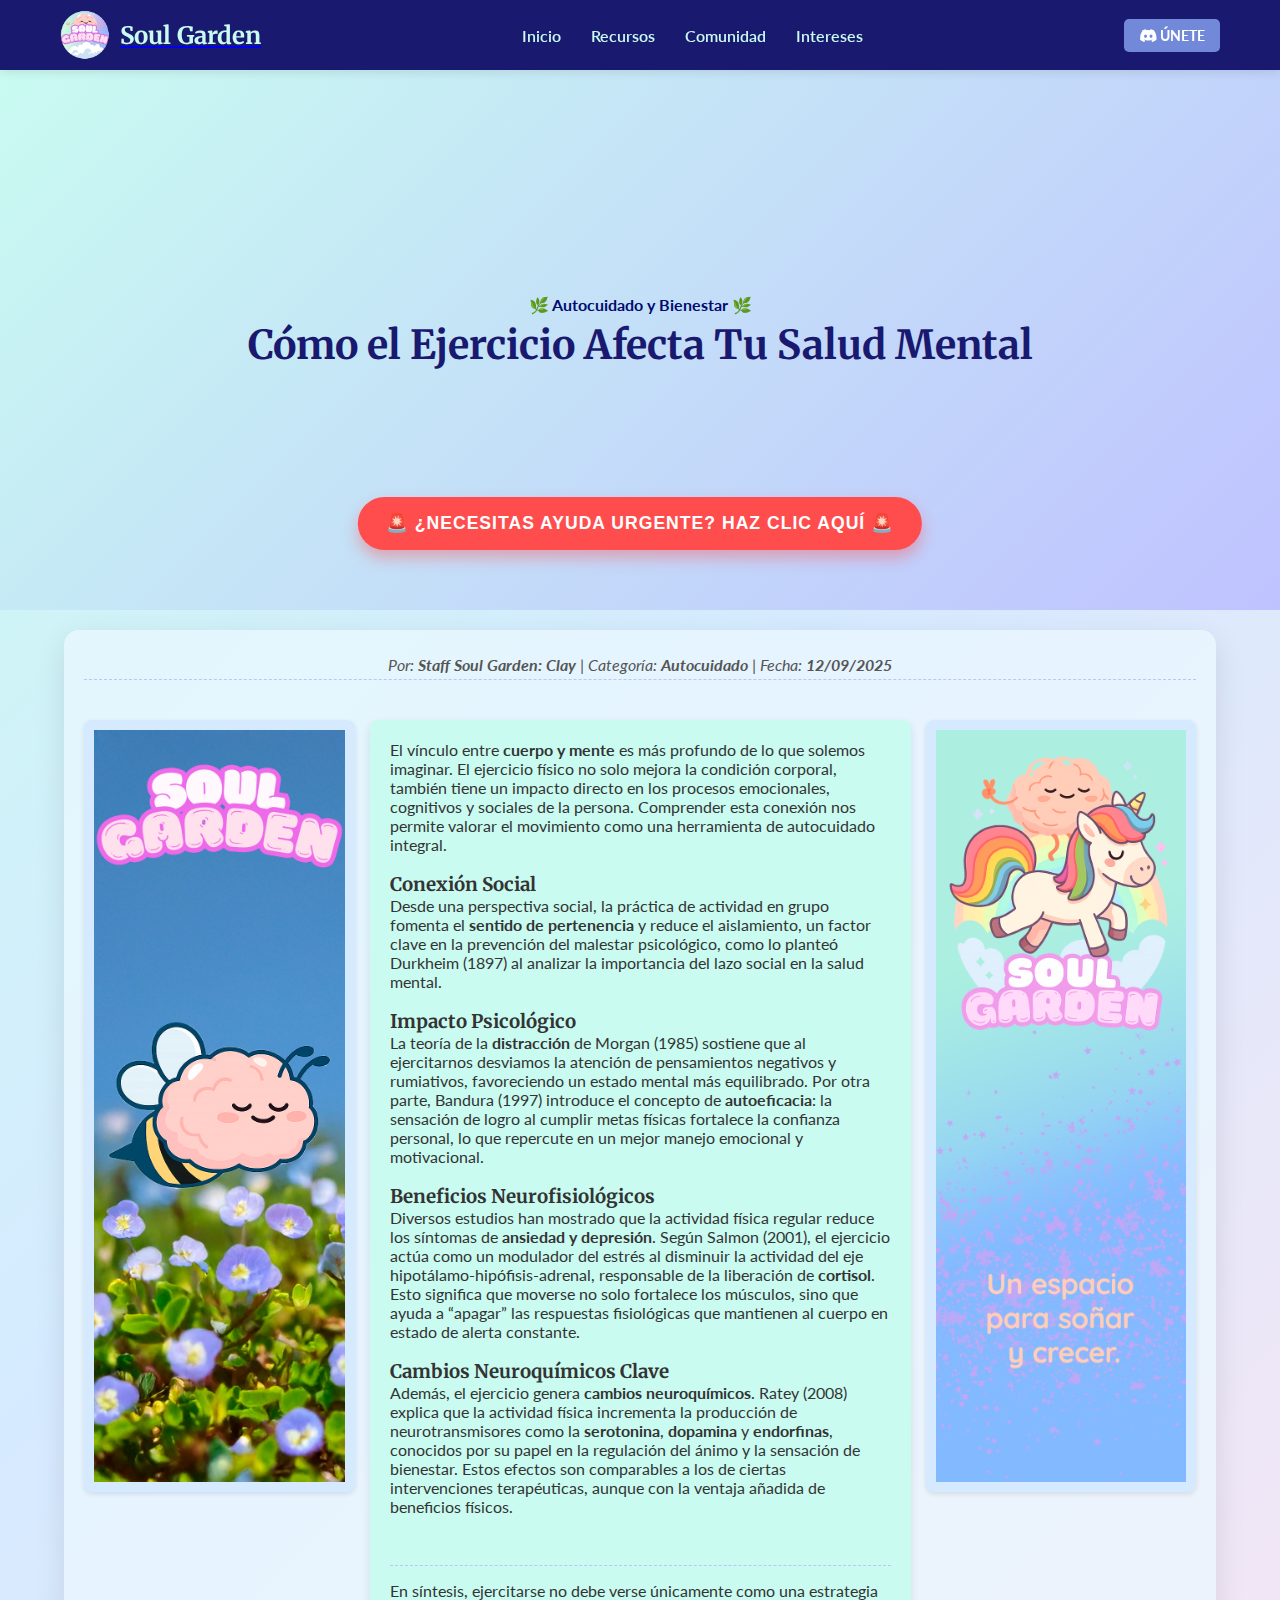
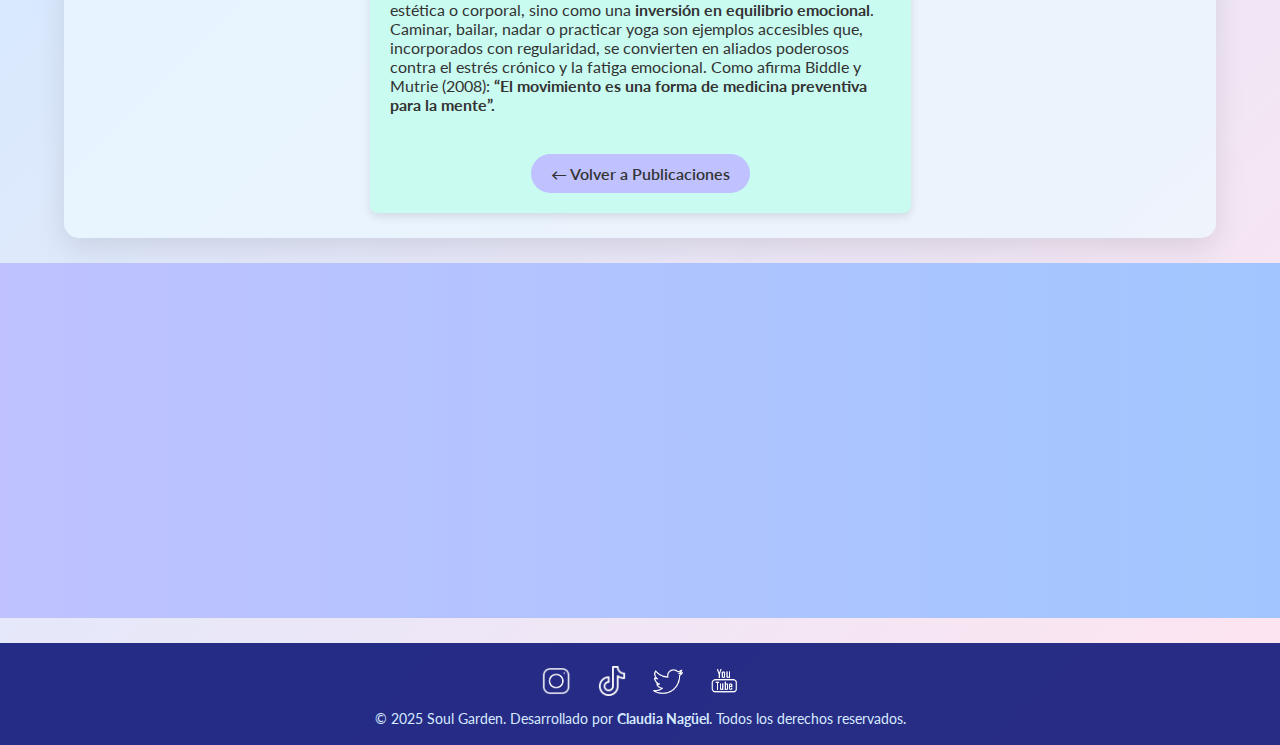
<file: articulo-ejercicio.html>
<!DOCTYPE html>
<html lang="es">

<head>
    <meta charset="UTF-8">
    <meta name="viewport" content="width=device-width, initial-scale=1.0">
    <title>Soul Garden | Cómo el Ejercicio Afecta Tu Salud Mental</title>
    <meta name="description"
        content="Artículo de Soul Garden sobre la profunda conexión entre el ejercicio físico y la mejora de la salud mental, reduciendo ansiedad, depresión y aumentando la autoeficacia.">
    <meta name="keywords"
        content="ejercicio, salud mental, autocuidado, ansiedad, depresión, cortisol, serotonina, autoeficacia, Soul Garden">
    <meta name="author" content="Staff Soul Garden">
    <link rel="stylesheet" href="index.css">
    <link
        href="https://fonts.googleapis.com/css2?family=Lato:wght@300;400;600;700&family=Merriweather:wght@400;700&display=swap"
        rel="stylesheet">
    <link rel="stylesheet" href="https://cdnjs.cloudflare.com/ajax/libs/font-awesome/5.15.4/css/all.min.css">
</head>

<body>
    <header>
        <nav class="main-nav">
            <a href="index.html" class="logo-link" aria-label="Ir a la página de Inicio de Soul Garden">
                <div class="logo-container">
                    <img src="imagenes/logo.png" alt="Logo de Soul Garden: un cerebro meditando sobre una nube"
                        class="logo">
                    <h1>Soul Garden</h1>
                </div>
            </a>

            <ul>
                <li><a href="index.html#inicio">Inicio</a></li>
                <li><a href="index.html#recursos">Recursos</a></li>
                <li><a href="index.html#comunidad">Comunidad</a></li>
                <li><a href="index.html#intereses">Intereses</a></li>
            </ul>

            <a href="https://discord.gg/gbWNQXPgdS" target="_blank" class="discord-button-nav transition-effect">
                <i class="fab fa-discord"></i> ÚNETE
            </a>
        </nav>
    </header>

    <main>
        <section id="banner-publicaciones" class="content-banner fade-in">
            <div class="banner-text">
                <p class="slogan">🌿 Autocuidado y Bienestar 🌿</p>
                <h2>Cómo el Ejercicio Afecta Tu Salud Mental</h2>
            </div>

            </div>
            <button class="emergency-button pulse-effect"
                onclick="document.getElementById('emergencia-modal').style.display='block'">
                🚨 <strong>¿NECESITAS AYUDA URGENTE? HAZ CLIC AQUÍ</strong> 🚨
            </button>
        </section>

        <div id="emergencia-modal" class="modal">
            <div class="modal-content">
                <span class="close-button"
                    onclick="document.getElementById('emergencia-modal').style.display='none'">&times;</span>
                <h2>📞 Números de Ayuda: Recursos de Prevención del Suicidio</h2>
                <p>Si tú o alguien que conoces está en peligro inmediato, por favor, llama a la línea de emergencia
                    local o dirígete al hospital más cercano.</p>

                <div class="ayuda-zona">
                    <h3>América del Norte</h3>
                    <ul>
                        <li><strong>Canadá:</strong> 1-833-456-4566 (Lifeline Canada) / Texto 45645</li>
                        <li><strong>Estados Unidos:</strong> 988 (National Suicide Prevention Lifeline)</li>
                        <li><strong>México:</strong> 800-273-8255 (Línea Nacional de Prevención del Suicidio)</li>
                        <li><strong>Puerto Rico:</strong> 1-800-981-0023 (Línea PAS)</li>
                    </ul>
                </div>

                <div class="ayuda-zona">
                    <h3>América Central</h3>
                    <ul>
                        <li><strong>Costa Rica:</strong> 800-911-2000 (Línea de Emergencias)</li>
                        <li><strong>El Salvador:</strong> 800-911 (Línea de Prevención del Suicidio)</li>
                        <li><strong>Guatemala:</strong> 1555 (Línea de Apoyo Psicológico)</li>
                        <li><strong>Honduras:</strong> 800-911-2000 (Línea de Emergencias)</li>
                        <li><strong>Nicaragua:</strong> 105 (Emergencias)</li>
                        <li><strong>Panamá:</strong> 104 (Emergencias) / 523-2334 (Clínica de Salud Mental)</li>
                    </ul>
                </div>

                <div class="ayuda-zona">
                    <h3>América del Sur</h3>
                    <ul>
                        <li><strong>Argentina:</strong> 135 o 0800-345-1435 (Centro de Asistencia al Suicida)</li>
                        <li><strong>Brasil:</strong> 188 (Centro de Valorização da Vida - CVV)</li>
                        <li><strong>Chile:</strong> 800-800-373 (Línea de Prevención del Suicidio)</li>
                        <li><strong>Colombia:</strong> 123 (Línea de Emergencias) / 01800-911-200 (Línea de Apoyo
                            Psicológico)</li>
                        <li><strong>Ecuador:</strong> 171 (Servicio Integrado de Seguridad)</li>
                        <li><strong>Perú:</strong> 0800-108-28 (Línea 108 de Salud Mental)</li>
                        <li><strong>Uruguay:</strong> 0800-345-1435 (Línea de Emergencias)</li>
                        <li><strong>Venezuela:</strong> 911 (Emergencias)</li>
                    </ul>
                </div>

                <div class="ayuda-zona">
                    <h3>Europa</h3>
                    <ul>
                        <li><strong>Alemania:</strong> 0800 111 0 111 / 0800 111 0 222 (Telefonseelsorge)</li>
                        <li><strong>Bélgica:</strong> 1813 (Centre de Prévention du Suicide)</li>
                        <li><strong>España:</strong> 024 (Línea de Prevención del Suicidio)</li>
                        <li><strong>Francia:</strong> 01 45 39 40 00 (SOS Suicide)</li>
                        <li><strong>Italia:</strong> 800 860 022 (Telefono Amico)</li>
                        <li><strong>Reino Unido:</strong> 0800 689 5652 (Samaritans)</li>
                        <li><strong>Suecia:</strong> 020 22 00 60 (Suicidpreventian)</li>
                        <li><strong>Portugal:</strong> 808 24 24 74 (SOS Voz Amiga)</li>
                    </ul>
                </div>
                <p class="web-info">Para más información global: <a href="https://www.befrienders.org/"
                        target="_blank">Befrienders Worldwide</a> o <a href="https://www.iasp.info/crisis-centres/"
                        target="_blank">IASP Crisis Centres</a>.</p>
            </div>
        </div>

        <section id="articulo" class="content-section">
            <p class="article-meta" style="font-size: 1rem; text-align: center; margin-bottom: 25px;">
                Por: <strong>Staff Soul Garden: Clay</strong> | Categoría: <strong>Autocuidado</strong> | Fecha:
                <strong>12/09/2025</strong>
            </p>

            <div class="article-layout">
                <div class="column-image lateral-left">
                    <img src="imagenes/marcapagina2.png" alt="Persona meditando después de hacer ejercicio"
                        class="proportional-image">
                </div>

                <div class="column-text central-article">
                    <div class="article-body">
                        <p>El vínculo entre <strong>cuerpo y mente</strong> es más profundo de lo que solemos imaginar. El
                            ejercicio físico
                            no solo mejora la condición corporal, también tiene un impacto directo en los procesos emocionales,
                            cognitivos y sociales de la persona. Comprender esta conexión nos permite valorar el movimiento como
                            una herramienta de autocuidado integral.</p>
                        <br>

                        <h3>Conexión Social</h3>
                        <p>Desde una perspectiva social, la práctica de actividad en grupo fomenta el <strong>sentido de
                                pertenencia</strong>
                            y reduce el aislamiento, un factor clave en la prevención del malestar psicológico, como lo planteó
                            Durkheim (1897) al analizar la importancia del lazo social en la salud mental.</p>
                        <br>
                        <h3>Impacto Psicológico</h3>
                        <p>La teoría de la <strong>distracción</strong> de Morgan (1985) sostiene que al ejercitarnos desviamos
                            la atención
                            de pensamientos negativos y rumiativos, favoreciendo un estado mental más equilibrado. Por otra
                            parte, Bandura (1997) introduce el concepto de <strong>autoeficacia</strong>: la sensación de logro
                            al cumplir
                            metas físicas fortalece la confianza personal, lo que repercute en un mejor manejo emocional y
                            motivacional.</p>
                        <br>
                        <h3>Beneficios Neurofisiológicos</h3>
                        <p>Diversos estudios han mostrado que la actividad física regular reduce los síntomas de
                            <strong>ansiedad y
                                depresión</strong>. Según Salmon (2001), el ejercicio actúa como un modulador del estrés al
                            disminuir la
                            actividad del eje hipotálamo-hipófisis-adrenal, responsable de la liberación de
                            <strong>cortisol</strong>. Esto
                            significa que moverse no solo fortalece los músculos, sino que ayuda a “apagar” las respuestas
                            fisiológicas que mantienen al cuerpo en estado de alerta constante.
                        </p>
                        <br>

                        <h3>Cambios Neuroquímicos Clave</h3>
                        <p>Además, el ejercicio genera <strong>cambios neuroquímicos</strong>. Ratey (2008) explica que la
                            actividad física
                            incrementa la producción de neurotransmisores como la <strong>serotonina</strong>,
                            <strong>dopamina</strong> y <strong>endorfinas</strong>,
                            conocidos por su papel en la regulación del ánimo y la sensación de bienestar. Estos efectos son
                            comparables a los de ciertas intervenciones terapéuticas, aunque con la ventaja añadida de
                            beneficios físicos.
                        </p>
                        <br>

                        <p style="margin-top: 30px; border-top: 1px dashed var(--color-lavender); padding-top: 15px;">
                            En síntesis, ejercitarse no debe verse únicamente como una estrategia estética o corporal, sino como
                            una <strong>inversión en equilibrio emocional</strong>. Caminar, bailar, nadar o practicar yoga son
                            ejemplos
                            accesibles que, incorporados con regularidad, se convierten en aliados poderosos contra el estrés
                            crónico y la fatiga emocional. Como afirma Biddle y Mutrie (2008): <strong>“El movimiento es una
                                forma de
                                medicina preventiva para la mente”.</strong>
                        </p>

                        <div style="text-align: center; margin-top: 30px;">
                            <a href="publicaciones.html" class="button-small" style="font-size: 1rem; padding: 10px 20px;">
                                ← Volver a Publicaciones
                            </a>
                        </div>
                    </div>
                </div>

                <div class="column-image lateral-right">
                    <img src="imagenes/marcapagina1.png" alt="Joven activa trotando al aire libre"
                        class="proportional-image">
                </div>

            </div>
            </section>

        <section id="comunidad" class="discord-section">
            <h2 class="fade-in">¿Necesitas hablar? Únete a Soul Garden en Discord</h2>
            <div class="discord-card fade-in delay-11">
                <img src="imagenes/logo.png" alt="Logo de Soul Garden" class="discord-logo">
                <p>Nuestra comunidad está abierta 24/7. Haz clic para unirte y encontrar apoyo inmediato.</p>
                <a href="https://discord.gg/gbWNQXPgdS" target="_blank" class="discord-button transition-effect">
                    <i class="fab fa-discord"></i> <strong>ÚNETE A SOUL GARDEN</strong>
                </a>
            </div>
        </section>
    </main>

    <footer>
        <div class="social-links">
            <a href="https://www.instagram.com/soulgarden.ong/" target="_blank" aria-label="Instagram">
                <img src="imagenes/iconinstagram.png" alt="Instagram">
            </a>
            <a href="https://www.tiktok.com/@soulgarden348" target="_blank" aria-label="TikTok">
                <img src="imagenes/icontiktok.png" alt="TikTok">
            </a>
            <a href="#" target="_blank" aria-label="Twitter">
                <img src="imagenes/icontwitter.png" alt="Twitter">
            </a>
            <a href="#" target="_blank" aria-label="YouTube">
                <img src="imagenes/iconyoutube.png" alt="YouTube">
            </a>
        </div>
        <p>&copy; 2025 Soul Garden. Desarrollado por <strong>Claudia Nagüel</strong>. Todos los derechos reservados.
        </p>
    </footer>

    <script src="https://cdnjs.cloudflare.com/ajax/libs/gsap/3.12.5/gsap.min.js"></script>
    <script src="index.js"></script>
</body>

</html>
</file>
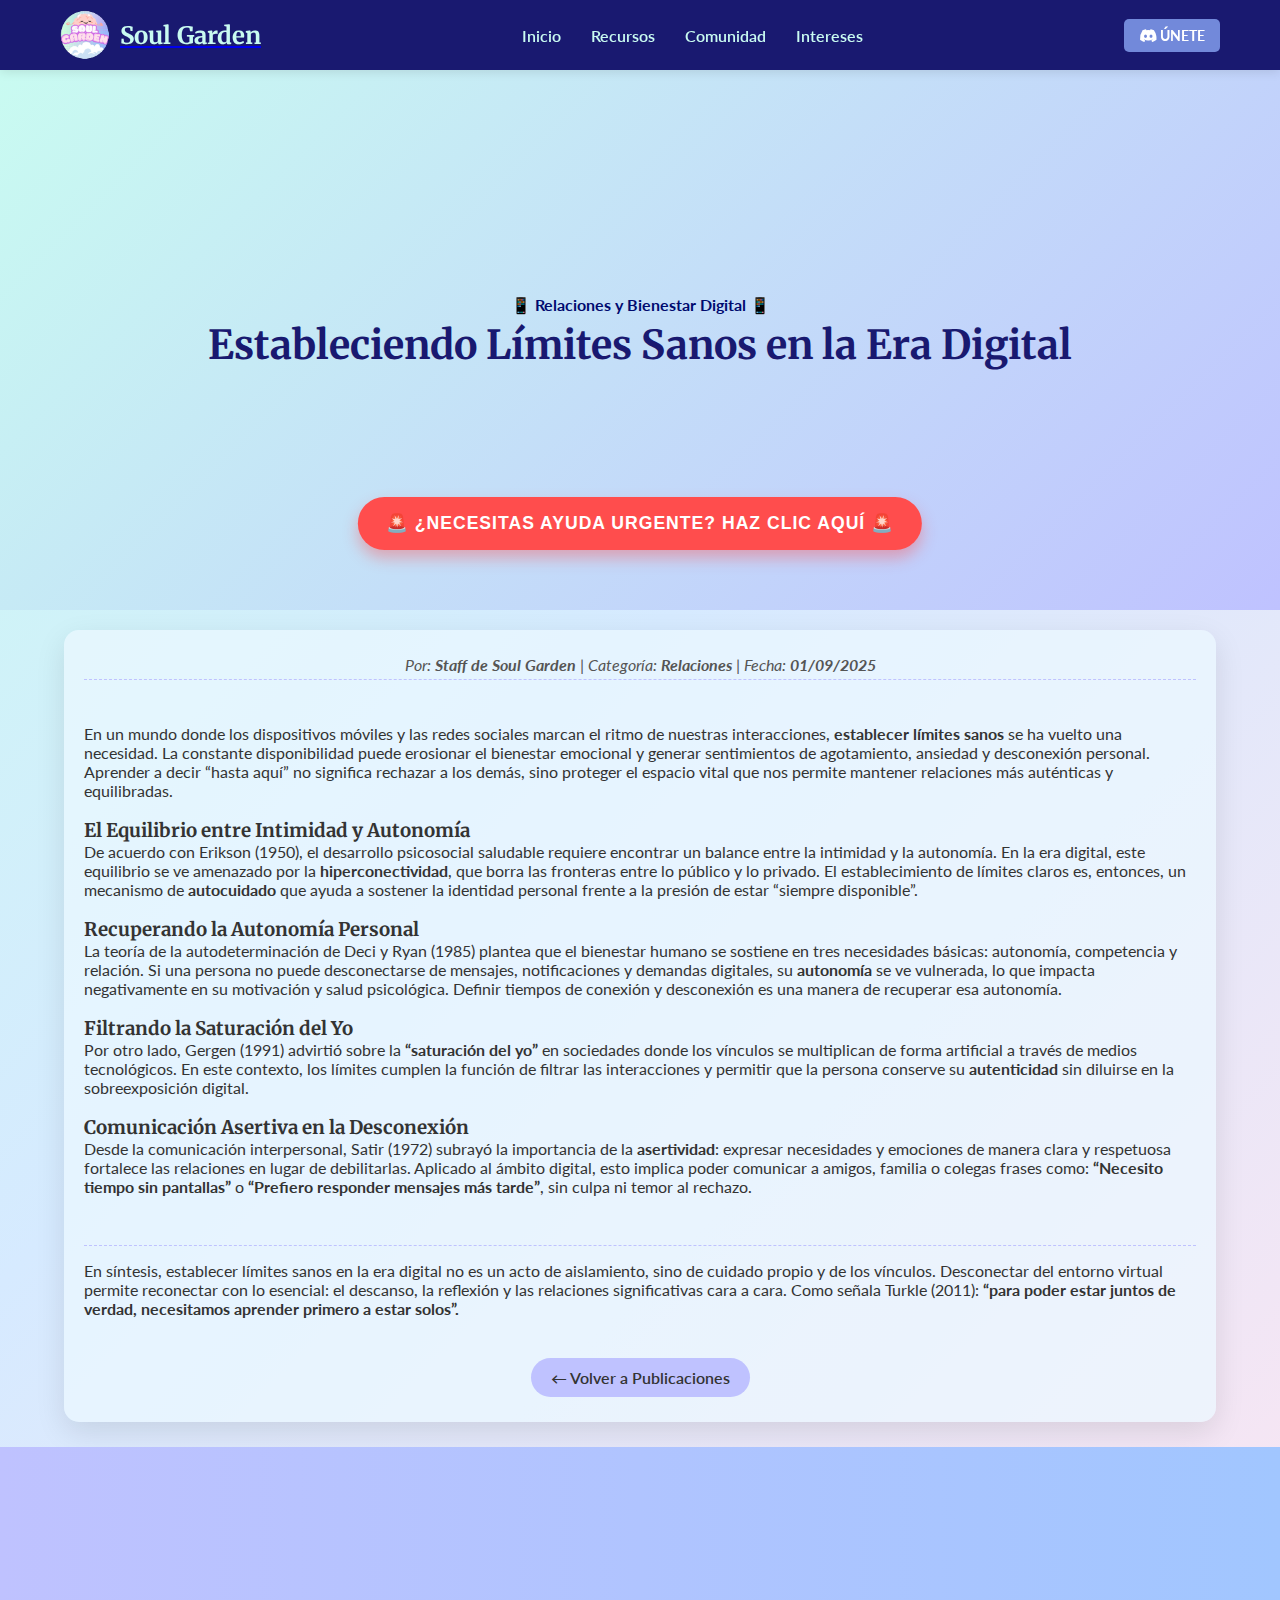
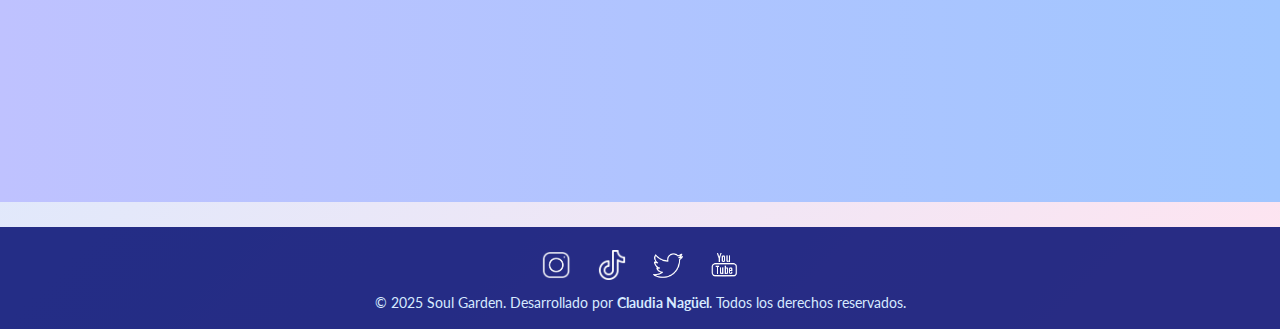
<file: articulo-limites-sanos-era-digital.html>
<!DOCTYPE html>
<html lang="es">

<head>
    <meta charset="UTF-8">
    <meta name="viewport" content="width=device-width, initial-scale=1.0">
    <title>Soul Garden | Estableciendo Límites Sanos en la Era Digital</title>
    <meta name="description"
        content="Artículo de Soul Garden sobre la necesidad de establecer límites sanos en la era digital para proteger el bienestar emocional, la autonomía y las relaciones auténticas.">
    <meta name="keywords"
        content="límites sanos, era digital, autocuidado, autonomía, relaciones, ansiedad, hiperconectividad, Soul Garden">
    <meta name="author" content="Staff Soul Garden">
    <link rel="stylesheet" href="index.css">
    <link
        href="https://fonts.googleapis.com/css2?family=Lato:wght@300;400;600;700&family=Merriweather:wght@400;700&display=swap"
        rel="stylesheet">
    <link rel="stylesheet" href="https://cdnjs.cloudflare.com/ajax/libs/font-awesome/5.15.4/css/all.min.css">
</head>

<body>
    <header>
        <nav class="main-nav">
            <a href="index.html" class="logo-link" aria-label="Ir a la página de Inicio de Soul Garden">
                <div class="logo-container">
                    <img src="imagenes/logo.png" alt="Logo de Soul Garden: un cerebro meditando sobre una nube"
                        class="logo">
                    <h1>Soul Garden</h1>
                </div>
            </a>

            <ul>
                <li><a href="index.html#inicio">Inicio</a></li>
                <li><a href="index.html#recursos">Recursos</a></li>
                <li><a href="index.html#comunidad">Comunidad</a></li>
                <li><a href="index.html#intereses">Intereses</a></li>
            </ul>

            <a href="https://discord.gg/gbWNQXPgdS" target="_blank" class="discord-button-nav transition-effect">
                <i class="fab fa-discord"></i> ÚNETE
            </a>
        </nav>
    </header>

    <main>
        <section id="banner-publicaciones" class="content-banner fade-in">
            <div class="banner-text">
                <p class="slogan">📱 Relaciones y Bienestar Digital 📱</p>
                <h2>Estableciendo Límites Sanos en la Era Digital</h2>
            </div>
            
            <button class="emergency-button pulse-effect"
                onclick="document.getElementById('emergencia-modal').style.display='block'">
                🚨 <strong>¿NECESITAS AYUDA URGENTE? HAZ CLIC AQUÍ</strong> 🚨
            </button>
        </section>

        <div id="emergencia-modal" class="modal">
            <div class="modal-content">
                <span class="close-button"
                    onclick="document.getElementById('emergencia-modal').style.display='none'">&times;</span>
                <h2>📞 Números de Ayuda: Recursos de Prevención del Suicidio</h2>
                <p>Si tú o alguien que conoces está en peligro inmediato, por favor, llama a la línea de emergencia
                    local o dirígete al hospital más cercano.</p>

                <div class="ayuda-zona">
                    <h3>América del Norte</h3>
                    <ul>
                        <li><strong>Canadá:</strong> 1-833-456-4566 (Lifeline Canada) / Texto 45645</li>
                        <li><strong>Estados Unidos:</strong> 988 (National Suicide Prevention Lifeline)</li>
                        <li><strong>México:</strong> 800-273-8255 (Línea Nacional de Prevención del Suicidio)</li>
                        <li><strong>Puerto Rico:</strong> 1-800-981-0023 (Línea PAS)</li>
                    </ul>
                </div>

                <div class="ayuda-zona">
                    <h3>América Central</h3>
                    <ul>
                        <li><strong>Costa Rica:</strong> 800-911-2000 (Línea de Emergencias)</li>
                        <li><strong>El Salvador:</strong> 800-911 (Línea de Prevención del Suicidio)</li>
                        <li><strong>Guatemala:</strong> 1555 (Línea de Apoyo Psicológico)</li>
                        <li><strong>Honduras:</strong> 800-911-2000 (Línea de Emergencias)</li>
                        <li><strong>Nicaragua:</strong> 105 (Emergencias)</li>
                        <li><strong>Panamá:</strong> 104 (Emergencias) / 523-2334 (Clínica de Salud Mental)</li>
                    </ul>
                </div>

                <div class="ayuda-zona">
                    <h3>América del Sur</h3>
                    <ul>
                        <li><strong>Argentina:</strong> 135 o 0800-345-1435 (Centro de Asistencia al Suicida)</li>
                        <li><strong>Brasil:</strong> 188 (Centro de Valorização da Vida - CVV)</li>
                        <li><strong>Chile:</strong> 800-800-373 (Línea de Prevención del Suicidio)</li>
                        <li><strong>Colombia:</strong> 123 (Línea de Emergencias) / 01800-911-200 (Línea de Apoyo
                            Psicológico)</li>
                        <li><strong>Ecuador:</strong> 171 (Servicio Integrado de Seguridad)</li>
                        <li><strong>Perú:</strong> 0800-108-28 (Línea 108 de Salud Mental)</li>
                        <li><strong>Uruguay:</strong> 0800-345-1435 (Línea de Emergencias)</li>
                        <li><strong>Venezuela:</strong> 911 (Emergencias)</li>
                    </ul>
                </div>

                <div class="ayuda-zona">
                    <h3>Europa</h3>
                    <ul>
                        <li><strong>Alemania:</strong> 0800 111 0 111 / 0800 111 0 222 (Telefonseelsorge)</li>
                        <li><strong>Bélgica:</strong> 1813 (Centre de Prévention du Suicide)</li>
                        <li><strong>España:</strong> 024 (Línea de Prevención del Suicidio)</li>
                        <li><strong>Francia:</strong> 01 45 39 40 00 (SOS Suicide)</li>
                        <li><strong>Italia:</strong> 800 860 022 (Telefono Amico)</li>
                        <li><strong>Reino Unido:</strong> 0800 689 5652 (Samaritans)</li>
                        <li><strong>Suecia:</strong> 020 22 00 60 (Suicidpreventian)</li>
                        <li><strong>Portugal:</strong> 808 24 24 74 (SOS Voz Amiga)</li>
                    </ul>
                </div>
                <p class="web-info">Para más información global: <a href="https://www.befrienders.org/"
                        target="_blank">Befrienders Worldwide</a> o <a href="https://www.iasp.info/crisis-centres/"
                        target="_blank">IASP Crisis Centres</a>.</p>
            </div>
        </div>

        <section id="articulo" class="content-section">
            <p class="article-meta" style="font-size: 1rem; text-align: center; margin-bottom: 25px;">
                Por: <strong>Staff de Soul Garden</strong> | Categoría: <strong>Relaciones</strong> | Fecha:
                <strong>01/09/2025</strong>
            </p>
            
            <br>
            <div class="article-body">
                <p>En un mundo donde los dispositivos móviles y las redes sociales marcan el ritmo de nuestras
                    interacciones, <strong>establecer límites sanos</strong> se ha vuelto una necesidad. La constante
                    disponibilidad
                    puede erosionar el bienestar emocional y generar sentimientos de agotamiento, ansiedad y
                    desconexión personal. Aprender a decir “hasta aquí” no significa rechazar a los demás, sino
                    proteger el espacio vital que nos permite mantener relaciones más auténticas y equilibradas.</p>
                <br>

                <h3>El Equilibrio entre Intimidad y Autonomía</h3>
                <p>De acuerdo con Erikson (1950), el desarrollo psicosocial saludable requiere encontrar un balance
                    entre la intimidad y la autonomía. En la era digital, este equilibrio se ve amenazado por la
                    <strong>hiperconectividad</strong>, que borra las fronteras entre lo público y lo privado. El
                    establecimiento
                    de límites claros es, entonces, un mecanismo de <strong>autocuidado</strong> que ayuda a sostener
                    la identidad
                    personal frente a la presión de estar “siempre disponible”.</p>
                <br>
                <h3>Recuperando la Autonomía Personal</h3>
                <p>La teoría de la autodeterminación de Deci y Ryan (1985) plantea que el bienestar humano se sostiene
                    en tres necesidades básicas: autonomía, competencia y relación. Si una persona no puede
                    desconectarse de mensajes, notificaciones y demandas digitales, su <strong>autonomía</strong> se ve
                    vulnerada, lo
                    que impacta negativamente en su motivación y salud psicológica. Definir tiempos de conexión y
                    desconexión es una manera de recuperar esa autonomía.</p>
                <br>
                <h3>Filtrando la Saturación del Yo</h3>
                <p>Por otro lado, Gergen (1991) advirtió sobre la <strong>“saturación del yo”</strong> en sociedades
                    donde los vínculos
                    se multiplican de forma artificial a través de medios tecnológicos. En este contexto, los límites
                    cumplen la función de filtrar las interacciones y permitir que la persona conserve su
                    <strong>autenticidad</strong>
                    sin diluirse en la sobreexposición digital.
                </p>
                <br>

                <h3>Comunicación Asertiva en la Desconexión</h3>
                <p>Desde la comunicación interpersonal, Satir (1972) subrayó la importancia de la
                    <strong>asertividad</strong>: expresar necesidades y emociones de manera clara y respetuosa fortalece
                    las
                    relaciones en lugar de debilitarlas. Aplicado al ámbito digital, esto implica poder comunicar a
                    amigos, familia o colegas frases como: <strong>“Necesito tiempo sin pantallas”</strong> o
                    <strong>“Prefiero responder
                        mensajes más tarde”</strong>, sin culpa ni temor al rechazo.
                </p>
                <br>

                <p style="margin-top: 30px; border-top: 1px dashed var(--color-lavender); padding-top: 15px;">
                    En síntesis, establecer límites sanos en la era digital no es un acto de aislamiento, sino de
                    cuidado propio y de los vínculos. Desconectar del entorno virtual permite reconectar con lo
                    esencial: el descanso, la reflexión y las relaciones significativas cara a cara. Como señala
                    Turkle (2011): <strong>“para poder estar juntos de verdad, necesitamos aprender primero a estar
                        solos”.</strong>
                </p>

                <div style="text-align: center; margin-top: 30px;">
                    <a href="publicaciones.html" class="button-small" style="font-size: 1rem; padding: 10px 20px;">
                        ← Volver a Publicaciones
                    </a>
                </div>
            </div>
        </section>

        <section id="comunidad" class="discord-section">
            <h2 class="fade-in">¿Necesitas hablar? Únete a Soul Garden en Discord</h2>
            <div class="discord-card fade-in delay-11">
                <img src="imagenes/logo.png" alt="Logo de Soul Garden" class="discord-logo">
                <p>Nuestra comunidad está abierta 24/7. Haz clic para unirte y encontrar apoyo inmediato.</p>
                <a href="https://discord.gg/gbWNQXPgdS" target="_blank" class="discord-button transition-effect">
                    <i class="fab fa-discord"></i> <strong>ÚNETE A SOUL GARDEN</strong>
                </a>
            </div>
        </section>
    </main>

    <footer>
        <div class="social-links">
            <a href="https://www.instagram.com/soulgarden.ong/" target="_blank" aria-label="Instagram">
                <img src="imagenes/iconinstagram.png" alt="Instagram">
            </a>
            <a href="https://www.tiktok.com/@soulgarden348" target="_blank" aria-label="TikTok">
                <img src="imagenes/icontiktok.png" alt="TikTok">
            </a>
            <a href="#" target="_blank" aria-label="Twitter">
                <img src="imagenes/icontwitter.png" alt="Twitter">
            </a>
            <a href="#" target="_blank" aria-label="YouTube">
                <img src="imagenes/iconyoutube.png" alt="YouTube">
            </a>
        </div>
        <p>&copy; 2025 Soul Garden. Desarrollado por <strong>Claudia Nagüel</strong>. Todos los derechos reservados.
        </p>
    </footer>

    <script src="https://cdnjs.cloudflare.com/ajax/libs/gsap/3.12.5/gsap.min.js"></script>
    <script src="index.js"></script>
</body>

</html>
</file>
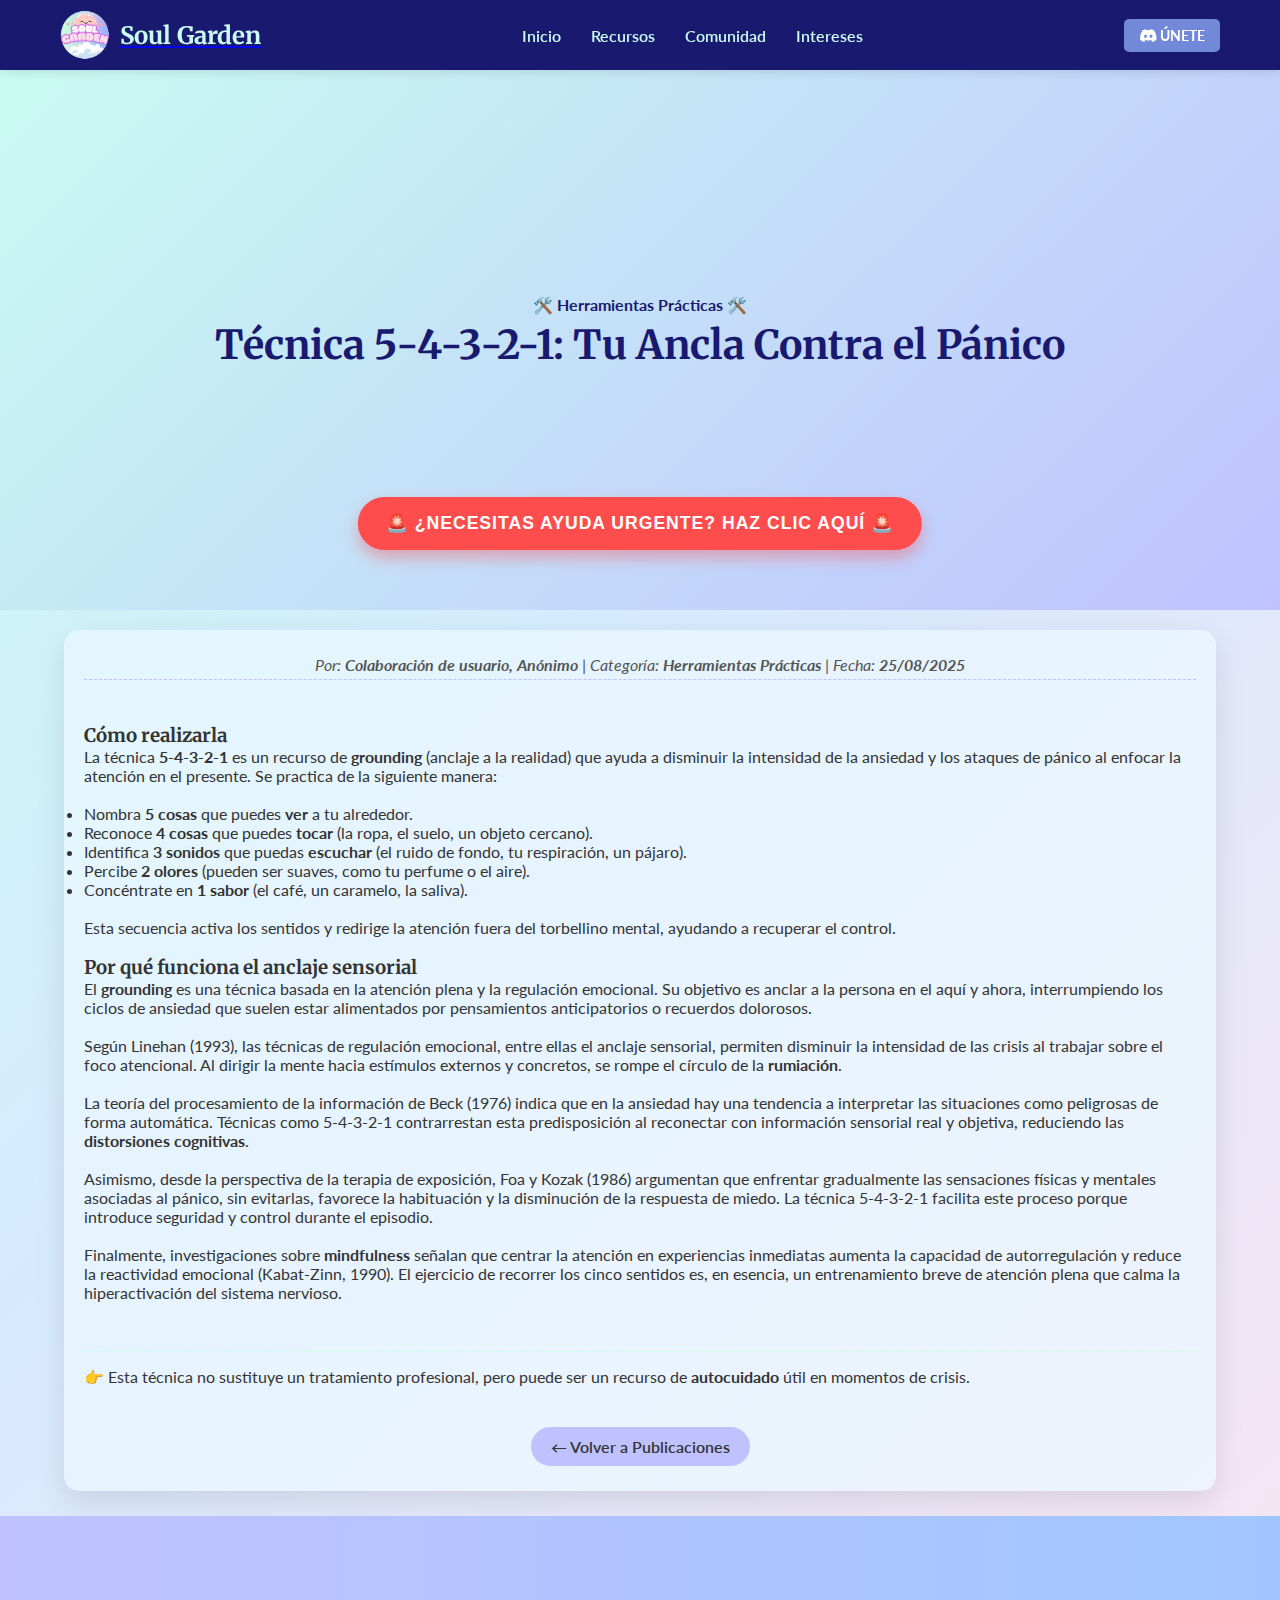
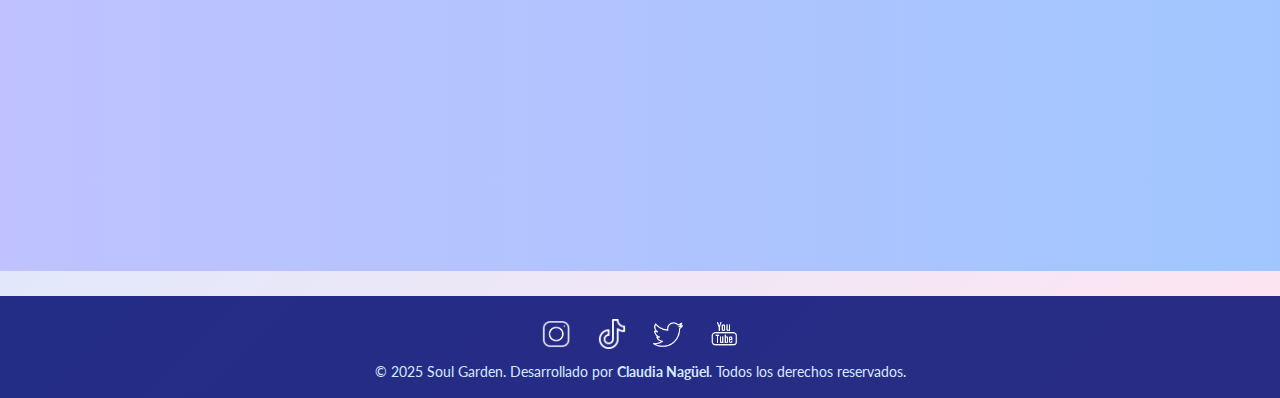
<file: articulo-tecnica-5-4-3-2-1.html>
<!DOCTYPE html>
<html lang="es">

<head>
    <meta charset="UTF-8">
    <meta name="viewport" content="width=device-width, initial-scale=1.0">
    <title>Soul Garden | Técnica 5-4-3-2-1: Tu Ancla Contra el Pánico</title>
    <meta name="description"
        content="Artículo de Soul Garden sobre la técnica de grounding 5-4-3-2-1, un anclaje sensorial para reducir la intensidad de la ansiedad y los ataques de pánico.">
    <meta name="keywords"
        content="Técnica 5-4-3-2-1, grounding, anclaje, ansiedad, ataque de pánico, autocuidado, atención plena, Soul Garden, herramientas prácticas">
    <meta name="author" content="Colaboración de usuario, Anónimo">
    <link rel="stylesheet" href="index.css">
    <link
        href="https://fonts.googleapis.com/css2?family=Lato:wght@300;400;600;700&family=Merriweather:wght@400;700&display=swap"
        rel="stylesheet">
    <link rel="stylesheet" href="https://cdnjs.cloudflare.com/ajax/libs/font-awesome/5.15.4/css/all.min.css">
</head>

<body>
    <header>
        <nav class="main-nav">
            <a href="index.html" class="logo-link" aria-label="Ir a la página de Inicio de Soul Garden">
                <div class="logo-container">
                    <img src="imagenes/logo.png" alt="Logo de Soul Garden: un cerebro meditando sobre una nube"
                        class="logo">
                    <h1>Soul Garden</h1>
                </div>
            </a>

            <ul>
                <li><a href="index.html#inicio">Inicio</a></li>
                <li><a href="index.html#recursos">Recursos</a></li>
                <li><a href="index.html#comunidad">Comunidad</a></li>
                <li><a href="index.html#intereses">Intereses</a></li>
            </ul>

            <a href="https://discord.gg/gbWNQXPgdS" target="_blank" class="discord-button-nav transition-effect">
                <i class="fab fa-discord"></i> ÚNETE
            </a>
        </nav>
    </header>

    <main>
        <section id="banner-publicaciones" class="content-banner fade-in">
            <div class="banner-text">
                <p class="slogan" style="color: var(--color-very-dark-blue); font-weight: 700;">
                    🛠️ Herramientas Prácticas 🛠️
                </p>
                <h2>Técnica 5-4-3-2-1: Tu Ancla Contra el Pánico</h2>
            </div>

            <button class="emergency-button pulse-effect"
                onclick="document.getElementById('emergencia-modal').style.display='block'">
                🚨 <strong>¿NECESITAS AYUDA URGENTE? HAZ CLIC AQUÍ</strong> 🚨
            </button>
        </section>

        <div id="emergencia-modal" class="modal">
            <div class="modal-content">
                <span class="close-button"
                    onclick="document.getElementById('emergencia-modal').style.display='none'">&times;</span>
                <h2>📞 Números de Ayuda: Recursos de Prevención del Suicidio</h2>
                <p>Si tú o alguien que conoces está en peligro inmediato, por favor, llama a la línea de emergencia
                    local o dirígete al hospital más cercano.</p>

                <div class="ayuda-zona">
                    <h3>América del Norte</h3>
                    <ul>
                        <li><strong>Canadá:</strong> 1-833-456-4566 (Lifeline Canada) / Texto 45645</li>
                        <li><strong>Estados Unidos:</strong> 988 (National Suicide Prevention Lifeline)</li>
                        <li><strong>México:</strong> 800-273-8255 (Línea Nacional de Prevención del Suicidio)</li>
                        <li><strong>Puerto Rico:</strong> 1-800-981-0023 (Línea PAS)</li>
                    </ul>
                </div>

                <div class="ayuda-zona">
                    <h3>América Central</h3>
                    <ul>
                        <li><strong>Costa Rica:</strong> 800-911-2000 (Línea de Emergencias)</li>
                        <li><strong>El Salvador:</strong> 800-911 (Línea de Prevención del Suicidio)</li>
                        <li><strong>Guatemala:</strong> 1555 (Línea de Apoyo Psicológico)</li>
                        <li><strong>Honduras:</strong> 800-911-2000 (Línea de Emergencias)</li>
                        <li><strong>Nicaragua:</strong> 105 (Emergencias)</li>
                        <li><strong>Panamá:</strong> 104 (Emergencias) / 523-2334 (Clínica de Salud Mental)</li>
                    </ul>
                </div>

                <div class="ayuda-zona">
                    <h3>América del Sur</h3>
                    <ul>
                        <li><strong>Argentina:</strong> 135 o 0800-345-1435 (Centro de Asistencia al Suicida)</li>
                        <li><strong>Brasil:</strong> 188 (Centro de Valorização da Vida - CVV)</li>
                        <li><strong>Chile:</strong> 800-800-373 (Línea de Prevención del Suicidio)</li>
                        <li><strong>Colombia:</strong> 123 (Línea de Emergencias) / 01800-911-200 (Línea de Apoyo
                            Psicológico)</li>
                        <li><strong>Ecuador:</strong> 171 (Servicio Integrado de Seguridad)</li>
                        <li><strong>Perú:</strong> 0800-108-28 (Línea 108 de Salud Mental)</li>
                        <li><strong>Uruguay:</strong> 0800-345-1435 (Línea de Emergencias)</li>
                        <li><strong>Venezuela:</strong> 911 (Emergencias)</li>
                    </ul>
                </div>

                <div class="ayuda-zona">
                    <h3>Europa</h3>
                    <ul>
                        <li><strong>Alemania:</strong> 0800 111 0 111 / 0800 111 0 222 (Telefonseelsorge)</li>
                        <li><strong>Bélgica:</strong> 1813 (Centre de Prévention du Suicide)</li>
                        <li><strong>España:</strong> 024 (Línea de Prevención del Suicidio)</li>
                        <li><strong>Francia:</strong> 01 45 39 40 00 (SOS Suicide)</li>
                        <li><strong>Italia:</strong> 800 860 022 (Telefono Amico)</li>
                        <li><strong>Reino Unido:</strong> 0800 689 5652 (Samaritans)</li>
                        <li><strong>Suecia:</strong> 020 22 00 60 (Suicidpreventian)</li>
                        <li><strong>Portugal:</strong> 808 24 24 74 (SOS Voz Amiga)</li>
                    </ul>
                </div>
                <p class="web-info">Para más información global: <a href="https://www.befrienders.org/"
                        target="_blank">Befrienders Worldwide</a> o <a href="https://www.iasp.info/crisis-centres/"
                        target="_blank">IASP Crisis Centres</a>.</p>
            </div>
        </div>


        <section id="articulo" class="content-section">
            <p class="article-meta" style="font-size: 1rem; text-align: center; margin-bottom: 25px;">
                Por: <strong>Colaboración de usuario, Anónimo</strong> | Categoría: <strong>Herramientas
                    Prácticas</strong> | Fecha:
                <strong>25/08/2025</strong>
            </p>
            <br>
            <div class="article-body">

                <h3>Cómo realizarla</h3>
                <p>La técnica <strong>5-4-3-2-1</strong> es un recurso de <strong>grounding</strong> (anclaje a la
                    realidad) que ayuda a disminuir la intensidad de la ansiedad y los ataques de pánico al enfocar la
                    atención en el presente. Se practica de la siguiente manera:</p>
                <br>
                <ul>
                    <li>Nombra <strong>5 cosas</strong> que puedes <strong>ver</strong> a tu alrededor.</li>
                    <li>Reconoce <strong>4 cosas</strong> que puedes <strong>tocar</strong> (la ropa, el suelo, un
                        objeto cercano).</li>
                    <li>Identifica <strong>3 sonidos</strong> que puedas <strong>escuchar</strong> (el ruido de fondo,
                        tu respiración, un pájaro).</li>
                    <li>Percibe <strong>2 olores</strong> (pueden ser suaves, como tu perfume o el aire).</li>
                    <li>Concéntrate en <strong>1 sabor</strong> (el café, un caramelo, la saliva).</li>
                </ul>
                <br>
                <p>Esta secuencia activa los sentidos y redirige la atención fuera del torbellino mental, ayudando a
                    recuperar el control.</p>
                <br>

                <h3>Por qué funciona el anclaje sensorial</h3>
                <p>El <strong>grounding</strong> es una técnica basada en la atención plena y la regulación emocional.
                    Su objetivo es anclar a la persona en el aquí y ahora, interrumpiendo los ciclos de ansiedad que
                    suelen estar alimentados por pensamientos anticipatorios o recuerdos dolorosos.</p>
                <br>
                <p>Según Linehan (1993), las técnicas de regulación emocional, entre ellas el anclaje sensorial,
                    permiten disminuir la intensidad de las crisis al trabajar sobre el foco atencional. Al dirigir la
                    mente hacia estímulos externos y concretos, se rompe el círculo de la <strong>rumiación</strong>.
                </p>
                <br>
                <p>La teoría del procesamiento de la información de Beck (1976) indica que en la ansiedad hay una
                    tendencia a interpretar las situaciones como peligrosas de forma automática. Técnicas como 5-4-3-2-1
                    contrarrestan esta predisposición al reconectar con información sensorial real y objetiva,
                    reduciendo las <strong>distorsiones cognitivas</strong>.</p>
                <br>
                <p>Asimismo, desde la perspectiva de la terapia de exposición, Foa y Kozak (1986) argumentan que
                    enfrentar gradualmente las sensaciones físicas y mentales asociadas al pánico, sin evitarlas,
                    favorece la habituación y la disminución de la respuesta de miedo. La técnica 5-4-3-2-1 facilita
                    este proceso porque introduce seguridad y control durante el episodio.</p>
                <br>
                <p>Finalmente, investigaciones sobre <strong>mindfulness</strong> señalan que centrar la atención en
                    experiencias inmediatas aumenta la capacidad de autorregulación y reduce la reactividad emocional
                    (Kabat-Zinn, 1990). El ejercicio de recorrer los cinco sentidos es, en esencia, un entrenamiento
                    breve de atención plena que calma la hiperactivación del sistema nervioso.</p>
                <br>

                <p style="margin-top: 30px; border-top: 1px dashed var(--color-light-aqua); padding-top: 15px;">
                    👉 Esta técnica no sustituye un tratamiento profesional, pero puede ser un recurso de
                    <strong>autocuidado</strong> útil en momentos de crisis.
                </p>

                <div style="text-align: center; margin-top: 30px;">
                    <a href="publicaciones.html" class="button-small" style="font-size: 1rem; padding: 10px 20px;">
                        ← Volver a Publicaciones
                    </a>
                </div>
            </div>
        </section>

        <section id="comunidad" class="discord-section">
            <h2 class="fade-in">¿Necesitas hablar? Únete a Soul Garden en Discord</h2>
            <div class="discord-card fade-in delay-11">
                <img src="imagenes/logo.png" alt="Logo de Soul Garden" class="discord-logo">
                <p>Nuestra comunidad está abierta 24/7. Haz clic para unirte y encontrar apoyo inmediato.</p>
                <a href="https://discord.gg/gbWNQXPgdS" target="_blank" class="discord-button transition-effect">
                    <i class="fab fa-discord"></i> <strong>ÚNETE A SOUL GARDEN</strong>
                </a>
            </div>
        </section>
    </main>

    <footer>
        <div class="social-links">
            <a href="https://www.instagram.com/soulgarden.ong/" target="_blank" aria-label="Instagram">
                <img src="imagenes/iconinstagram.png" alt="Instagram">
            </a>
            <a href="https://www.tiktok.com/@soulgarden348" target="_blank" aria-label="TikTok">
                <img src="imagenes/icontiktok.png" alt="TikTok">
            </a>
            <a href="#" target="_blank" aria-label="Twitter">
                <img src="imagenes/icontwitter.png" alt="Twitter">
            </a>
            <a href="#" target="_blank" aria-label="YouTube">
                <img src="imagenes/iconyoutube.png" alt="YouTube">
            </a>
        </div>
        <p>&copy; 2025 Soul Garden. Desarrollado por <strong>Claudia Nagüel</strong>. Todos los derechos reservados.
        </p>
    </footer>

    <script src="https://cdnjs.cloudflare.com/ajax/libs/gsap/3.12.5/gsap.min.js"></script>
    <script src="index.js"></script>
</body>

</html>
</file>
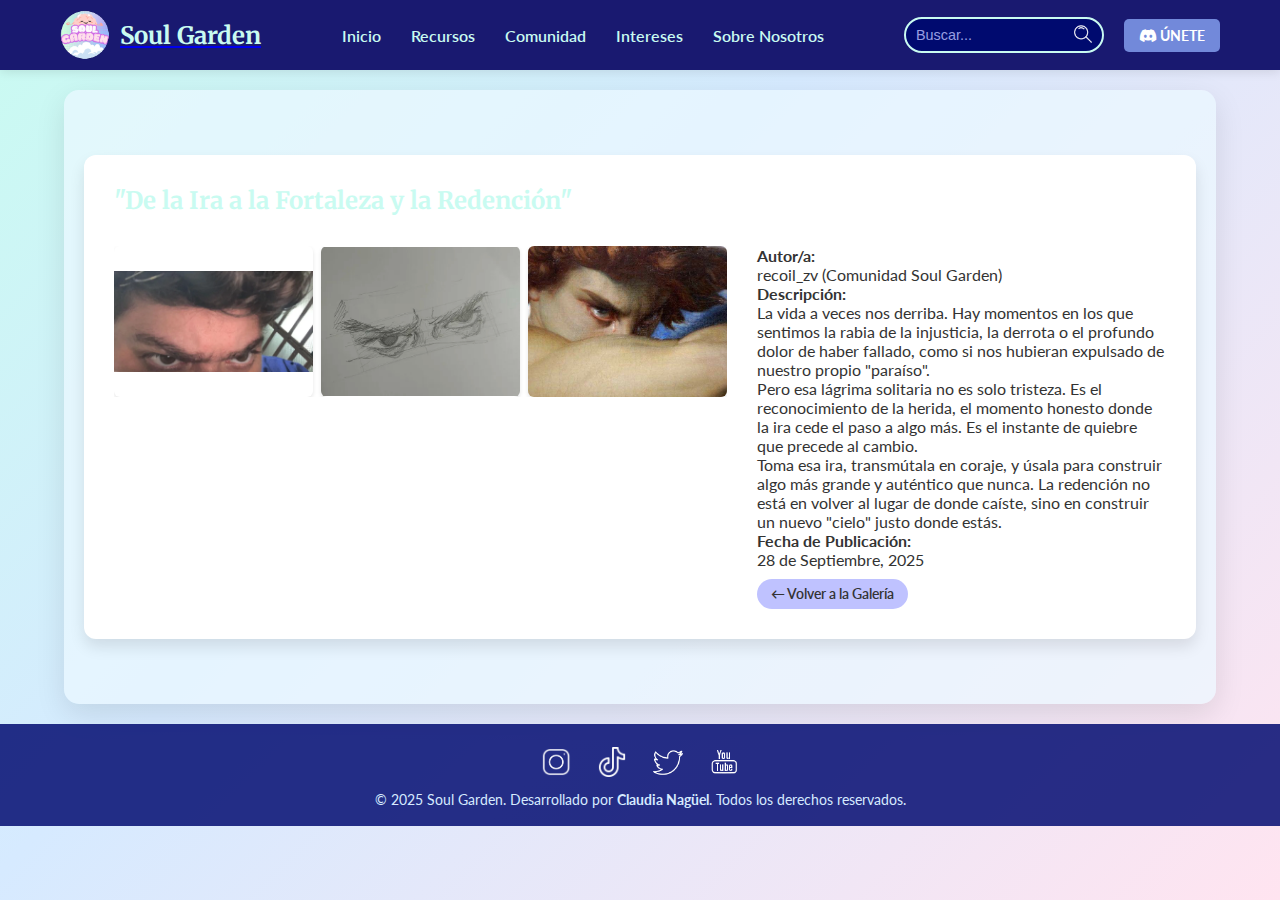
<file: dibujo_manual.html>
<!DOCTYPE html>
<html lang="es">

<head>
    <meta charset="UTF-8">
    <meta name="viewport" content="width=device-width, initial-scale=1.0">

    <title>Soul Garden | Dibujo Digital: "El Lobo Solitario"</title>
    <meta name="description"
        content="Detalle de la obra 'El Lobo Solitario' - un ejemplo de arte digital en la Galería del Alma de Soul Garden.">
    <meta name="keywords" content="arte digital, ilustración, salud mental, Soul Garden, lobo, soledad">
    <meta name="author" content="Fueguito">
    <link rel="stylesheet" href="index.css">
    <link
        href="https://fonts.googleapis.com/css2?family=Lato:wght@300;400;600;700&family=Merriweather:wght@400;700&display=swap"
        rel="stylesheet">
    <link rel="stylesheet" href="https://cdnjs.cloudflare.com/ajax/libs/font-awesome/5.15.4/css/all.min.css">
</head>

<body>

    <body>
        <header>
            <nav class="main-nav">
                <a href="index.html" class="logo-link" aria-label="Ir a la página de Inicio de Soul Garden">
                    <div class="logo-container">
                        <img src="imagenes/logo.png" alt="Logo de Soul Garden: un cerebro meditando sobre una nube"
                            class="logo">
                        <h1>Soul Garden</h1>
                    </div>
                </a>

                <ul>
                    <li><a href="index.html#inicio">Inicio</a></li>
                    <li><a href="index.html#recursos">Recursos</a></li>
                    <li><a href="index.html#comunidad">Comunidad</a></li>
                    <li><a href="index.html#intereses">Intereses</a></li>
                    <li><a href="index.html#nosotros">Sobre Nosotros</a></li>
                </ul>

                <div class="search-container">
                    <input type="text" id="search-input" placeholder="Buscar..." aria-label="Buscar en Soul Garden">
                    <button id="search-button" aria-label="Iniciar Búsqueda">
                        <img src="imagenes/buscar.png" alt="Icono de Búsqueda" class="search-icon">
                    </button>
                </div>
                <a href="https://discord.gg/gbWNQXPgdS" target="_blank" class="discord-button-nav transition-effect">
                    <i class="fab fa-discord"></i> ÚNETE
                </a>
            </nav>
        </header>

        <main class="content-section">
            <div class="publication-container">

                <h1>"De la Ira a la Fortaleza y la Redención"</h1>

                <div class="art-post-grid">

                    <div class="art-media">
                        <div class="image-gallery-manual">
                            <img src="galeria-arte/recoli1.webp" alt="Dibujo Manual 1: Recodo Interior 1">
                            <img src="galeria-arte/recoli2.webp" alt="Dibujo Manual 2: Recodo Interior 2">
                            <img src="galeria-arte/recoli3.webp" alt="Dibujo Manual 3: Recodo Interior 3">
                        </div>
                    </div>

                    <div class="art-info-box">

                        <div class="info-item">
                            <strong>Autor/a:</strong>
                            <p>recoil_zv (Comunidad Soul Garden)</p>
                        </div>

                        <div class="info-item">
                            <strong>Descripción:</strong>
                            <p> La vida a veces nos derriba. Hay momentos en los que sentimos la rabia de la injusticia,
                                la derrota o el profundo dolor de haber fallado, como si nos hubieran expulsado de
                                nuestro propio "paraíso".
                                <br>
                                Pero esa lágrima solitaria no es solo tristeza. Es el reconocimiento de la herida, el
                                momento honesto donde la ira cede el paso a algo más. Es el instante de quiebre que
                                precede al cambio.
                                <br>
                                Toma esa ira, transmútala en coraje, y úsala para construir algo más grande y auténtico
                                que nunca. La redención no está en volver al lugar de donde caíste, sino en construir un
                                nuevo "cielo" justo donde estás.
                                <br>
                            </p>
                        </div>

                        <div class="info-item">
                            <strong>Fecha de Publicación:</strong>
                            <p>28 de Septiembre, 2025</p>
                        </div>

                        <a href="galeria-arte.html" class="button-small back-button">← Volver a la Galería</a>
                    </div>
                </div>
            </div>



        </main>

        <div id="emergencia-modal" class="modal">
            <div class="modal-content">
                <span class="close-button"
                    onclick="document.getElementById('emergencia-modal').style.display='none'">&times;</span>
                <div class="emergency-content">
                    <h3>⚠️ Necesitas Ayuda Urgente</h3>
                    <p>Si sientes que tu vida o la de otra persona está en peligro, por favor, llama a una línea de
                        emergencia inmediatamente.</p>
                    <h4>Líneas de Ayuda Telefónica (Internacional):</h4>
                    <ul>
                        <li><strong>España:</strong> 024 (Línea de Atención a la Conducta Suicida)</li>
                        <li><strong>Argentina:</strong> 135 (Centro de Asistencia al Suicida)</li>
                        <li><strong>México:</strong> *911 (Emergencias) o 55 5259-8121 (SAPTEL)</li>
                        <li><strong>Chile:</strong> +56 9 9388 9585 (Teléfono de la Esperanza)</li>
                        <li><strong>EE. UU. y Canadá:</strong> 988 (Suicide & Crisis Lifeline)</li>
                    </ul>
                    <p class="web-info">Para más información global: <a href="https://www.befrienders.org/"
                            target="_blank">Befrienders Worldwide</a> o <a href="https://www.iasp.info/crisis-centres/"
                            target="_blank">IASP Crisis Centres</a>.</p>
                </div>
            </div>
        </div>


        <footer>
            <div class="social-links">
                <a href="https://www.instagram.com/soulgarden.ong/" target="_blank" aria-label="Instagram">
                    <img src="imagenes/iconinstagram.png" alt="Instagram">
                </a>
                <a href="https://www.tiktok.com/@soulgarden348" target="_blank" aria-label="TikTok">
                    <img src="imagenes/icontiktok.png" alt="TikTok">
                </a>
                <a href="#" target="_blank" aria-label="Twitter">
                    <img src="imagenes/icontwitter.png" alt="Twitter">
                </a>
                <a href="#" target="_blank" aria-label="YouTube">
                    <img src="imagenes/iconyoutube.png" alt="YouTube">
                </a>
            </div>
            <p>&copy; 2025 Soul Garden. Desarrollado por <strong>Claudia Nagüel</strong>. Todos los derechos reservados.
            </p>
        </footer>

        <script>
            // Obtener el modal
            var modal = document.getElementById('emergencia-modal');

            // Cuando el usuario hace clic en cualquier lugar fuera del modal, lo cierra
            window.onclick = function (event) {
                if (event.target == modal) {
                    modal.style.display = "none";
                }
            }
        </script>

    </body>

</html>
</file>
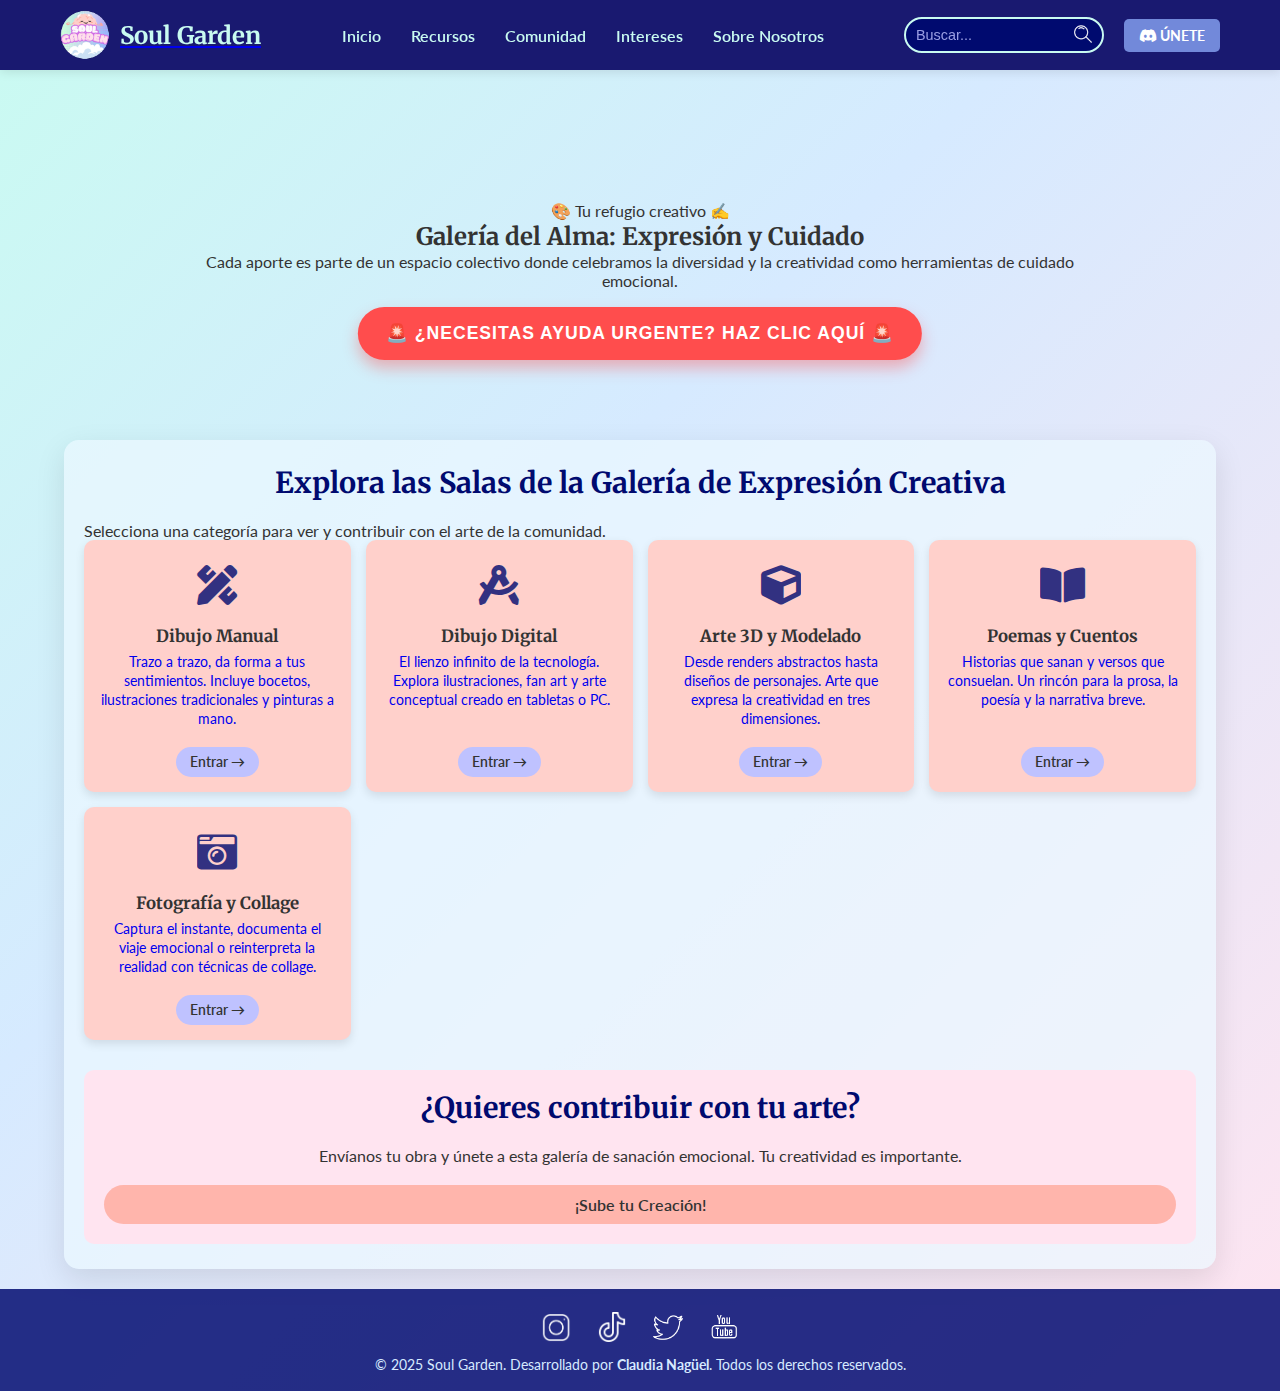
<file: galeria-arte.html>
<!DOCTYPE html>
<html lang="es">

<head>
    <meta charset="UTF-8">
    <meta name="viewport" content="width=device-width, initial-scale=1.0">

    <title>Soul Garden | Galería del Alma: Creatividad, Arte y Cuidado Emocional</title>
    <meta name="description"
        content="Explora la Galería del Alma de Soul Garden, un espacio colectivo para compartir dibujos, arte digital, 3D, poemas y fotografía como herramientas de cuidado emocional y expresión.">
    <meta name="keywords"
        content="galería de arte, expresión creativa, salud mental, dibujo manual, arte digital, arte 3D, poemas, cuentos, fotografía, Soul Garden">
    <meta name="author" content="Claudia Nagüel">
    <link rel="canonical" href="https://www.tudominio.com/galeria-arte.html">
    <link rel="stylesheet" href="index.css">
    <link
        href="https://fonts.googleapis.com/css2?family=Lato:wght@300;400;600;700&family=Merriweather:wght@400;700&display=swap"
        rel="stylesheet">
    <link rel="stylesheet" href="https://cdnjs.cloudflare.com/ajax/libs/font-awesome/5.15.4/css/all.min.css">
</head>

<body>

    <body>
    <header>
        <nav class="main-nav">
            <a href="index.html" class="logo-link" aria-label="Ir a la página de Inicio de Soul Garden">
                <div class="logo-container">
                    <img src="imagenes/logo.png" alt="Logo de Soul Garden: un cerebro meditando sobre una nube"
                        class="logo">
                    <h1>Soul Garden</h1>
                </div>
            </a>

            <ul>
                <li><a href="index.html#inicio">Inicio</a></li>
                <li><a href="index.html#recursos">Recursos</a></li>
                <li><a href="index.html#comunidad">Comunidad</a></li>
                <li><a href="index.html#intereses">Intereses</a></li>
                <li><a href="index.html#nosotros">Sobre Nosotros</a></li>
            </ul>

            <div class="search-container">
                <input type="text" id="search-input" placeholder="Buscar..." aria-label="Buscar en Soul Garden">
                <button id="search-button" aria-label="Iniciar Búsqueda">
                    <img src="imagenes/buscar.png" alt="Icono de Búsqueda" class="search-icon">
                </button>
            </div>
            <a href="https://discord.gg/gbWNQXPgdS" target="_blank" class="discord-button-nav transition-effect">
                <i class="fab fa-discord"></i> ÚNETE
            </a>
        </nav>
    </header>

    <section id="banner-galeria" class="content-banner fade-in">
        <div class="banner-text">
            <p class="slogan">🎨 Tu refugio creativo ✍️</p>
            <h2>Galería del Alma: Expresión y Cuidado</h2>
            <p>Cada aporte es parte de un espacio colectivo donde celebramos la diversidad y la creatividad como
                herramientas de cuidado emocional.</p>
            <button class="emergency-button pulse-effect"
                onclick="document.getElementById('emergencia-modal').style.display='block'">
                🚨 <strong>¿NECESITAS AYUDA URGENTE? HAZ CLIC AQUÍ</strong> 🚨
            </button>
        </div>
    </section>
    <main class="content-section" id="secciones-galeria">

        <h2 class="section-title">Explora las Salas de la Galería de Expresión Creativa</h2>
        <p class="section-subtitle">Selecciona una categoría para ver y contribuir con el arte de la comunidad.</p>

        <div class="resource-grid">

            <a href="dibujo_manual.html" class="resource-item">
                <div class="item-icon">
                    <i class="fas fa-pencil-ruler"></i>
                </div>
                <h3>Dibujo Manual</h3>
                <p>Trazo a trazo, da forma a tus sentimientos. Incluye bocetos, ilustraciones tradicionales y pinturas a
                    mano.</p>
                <span class="button-small">Entrar →</span>
            </a>

            <a href="dibujo_digital.html" class="resource-item">
                <div class="item-icon">
                    <i class="fas fa-drafting-compass"></i>
                </div>
                <h3>Dibujo Digital</h3>
                <p>El lienzo infinito de la tecnología. Explora ilustraciones, fan art y arte conceptual creado en
                    tabletas o PC.</p>
                <span class="button-small">Entrar →</span>
            </a>

            <a href="arte_3d.html" class="resource-item">
                <div class="item-icon">
                    <i class="fas fa-cube"></i>
                </div>
                <h3>Arte 3D y Modelado</h3>
                <p>Desde renders abstractos hasta diseños de personajes. Arte que expresa la creatividad en tres
                    dimensiones.</p>
                <span class="button-small">Entrar →</span>
            </a>

            <a href="literatura.html" class="resource-item">
                <div class="item-icon">
                    <i class="fas fa-book-open"></i>
                </div>
                <h3>Poemas y Cuentos</h3>
                <p>Historias que sanan y versos que consuelan. Un rincón para la prosa, la poesía y la narrativa breve.
                </p>
                <span class="button-small">Entrar →</span>
            </a>

            <a href="fotografia.html" class="resource-item">
                <div class="item-icon">
                    <i class="fas fa-camera-retro"></i>
                </div>
                <h3>Fotografía y Collage</h3>
                <p>Captura el instante, documenta el viaje emocional o reinterpreta la realidad con técnicas de collage.
                </p>
                <span class="button-small">Entrar →</span>
            </a>

        </div>
        <section class="contact-cta">
            <h2>¿Quieres contribuir con tu arte?</h2>
            <p>Envíanos tu obra y únete a esta galería de sanación emocional. Tu creatividad es importante.</p>
            <a href="subir_arte.html" class="contact-button transition-effect">¡Sube tu Creación!</a>
        </section>

    </main>

    <div id="emergencia-modal" class="modal">
        <div class="modal-content">
            <span class="close-button"
                onclick="document.getElementById('emergencia-modal').style.display='none'">&times;</span>
            <h2>📞 Números de Ayuda: Recursos de Prevención del Suicidio</h2>
            <p>Si tú o alguien que conoces está en peligro inmediato, por favor, llama a la línea de emergencia
                local o dirígete al hospital más cercano.</p>

            <div class="ayuda-zona">
                <h3>América del Norte</h3>
                <ul>
                    <li><strong>Canadá:</strong> 1-833-456-4566 (Lifeline Canada) / Texto 45645</li>
                    <li><strong>Estados Unidos:</strong> 988 (National Suicide Prevention Lifeline)</li>
                    <li><strong>México:</strong> 800-273-8255 (Línea Nacional de Prevención del Suicidio)</li>
                    <li><strong>Puerto Rico:</strong> 1-800-981-0023 (Línea PAS)</li>
                </ul>
            </div>

            <div class="ayuda-zona">
                <h3>América Central</h3>
                <ul>
                    <li><strong>Costa Rica:</strong> 800-911-2000 (Línea de Emergencias)</li>
                    <li><strong>El Salvador:</strong> 800-911 (Línea de Prevención del Suicidio)</li>
                    <li><strong>Guatemala:</strong> 1555 (Línea de Apoyo Psicológico)</li>
                    <li><strong>Honduras:</strong> 800-911-2000 (Línea de Emergencias)</li>
                    <li><strong>Nicaragua:</strong> 105 (Emergencias)</li>
                    <li><strong>Panamá:</strong> 104 (Emergencias) / 523-2334 (Clínica de Salud Mental)</li>
                </ul>
            </div>

            <div class="ayuda-zona">
                <h3>América del Sur</h3>
                <ul>
                    <li><strong>Argentina:</strong> 135 o 0800-345-1435 (Centro de Asistencia al Suicida)</li>
                    <li><strong>Brasil:</strong> 188 (Centro de Valorização da Vida - CVV)</li>
                    <li><strong>Chile:</strong> 800-800-373 (Línea de Prevención del Suicidio)</li>
                    <li><strong>Colombia:</strong> 123 (Línea de Emergencias) / 01800-911-200 (Línea de Apoyo
                        Psicológico)</li>
                    <li><strong>Ecuador:</strong> 171 (Servicio Integrado de Seguridad)</li>
                    <li><strong>Perú:</strong> 0800-108-28 (Línea 108 de Salud Mental)</li>
                    <li><strong>Uruguay:</strong> 0800-345-1435 (Línea de Emergencias)</li>
                    <li><strong>Venezuela:</strong> 911 (Emergencias)</li>
                </ul>
            </div>

            <div class="ayuda-zona">
                <h3>Europa</h3>
                <ul>
                    <li><strong>Alemania:</strong> 0800 111 0 111 / 0800 111 0 222 (Telefonseelsorge)</li>
                    <li><strong>Bélgica:</strong> 1813 (Centre de Prévention du Suicide)</li>
                    <li><strong>España:</strong> 024 (Línea de Prevención del Suicidio)</li>
                    <li><strong>Francia:</strong> 01 45 39 40 00 (SOS Suicide)</li>
                    <li><strong>Italia:</strong> 800 860 022 (Telefono Amico)</li>
                    <li><strong>Reino Unido:</strong> 0800 689 5652 (Samaritans)</li>
                    <li><strong>Suecia:</strong> 020 22 00 60 (Suicidpreventian)</li>
                    <li><strong>Portugal:</strong> 808 24 24 74 (SOS Voz Amiga)</li>
                </ul>
            </div>
            <p class="web-info">Para más información global: <a href="https://www.befrienders.org/"
                    target="_blank">Befrienders Worldwide</a> o <a href="https://www.iasp.info/crisis-centres/"
                    target="_blank">IASP Crisis Centres</a>.</p>
        </div>
    </div>


    <footer>
        <div class="social-links">
            <a href="https://www.instagram.com/soulgarden.ong/" target="_blank" aria-label="Instagram">
                <img src="imagenes/iconinstagram.png" alt="Instagram">
            </a>
            <a href="https://www.tiktok.com/@soulgarden348" target="_blank" aria-label="TikTok">
                <img src="imagenes/icontiktok.png" alt="TikTok">
            </a>
            <a href="#" target="_blank" aria-label="Twitter">
                <img src="imagenes/icontwitter.png" alt="Twitter">
            </a>
            <a href="#" target="_blank" aria-label="YouTube">
                <img src="imagenes/iconyoutube.png" alt="YouTube">
            </a>
        </div>
        <p>&copy; 2025 Soul Garden. Desarrollado por <strong>Claudia Nagüel</strong>. Todos los derechos reservados.</p>
    </footer>

    <script src="https://cdnjs.cloudflare.com/ajax/libs/gsap/3.12.5/gsap.min.js"></script>
    <script src="index.js"></script>
</body>

</html>
</file>
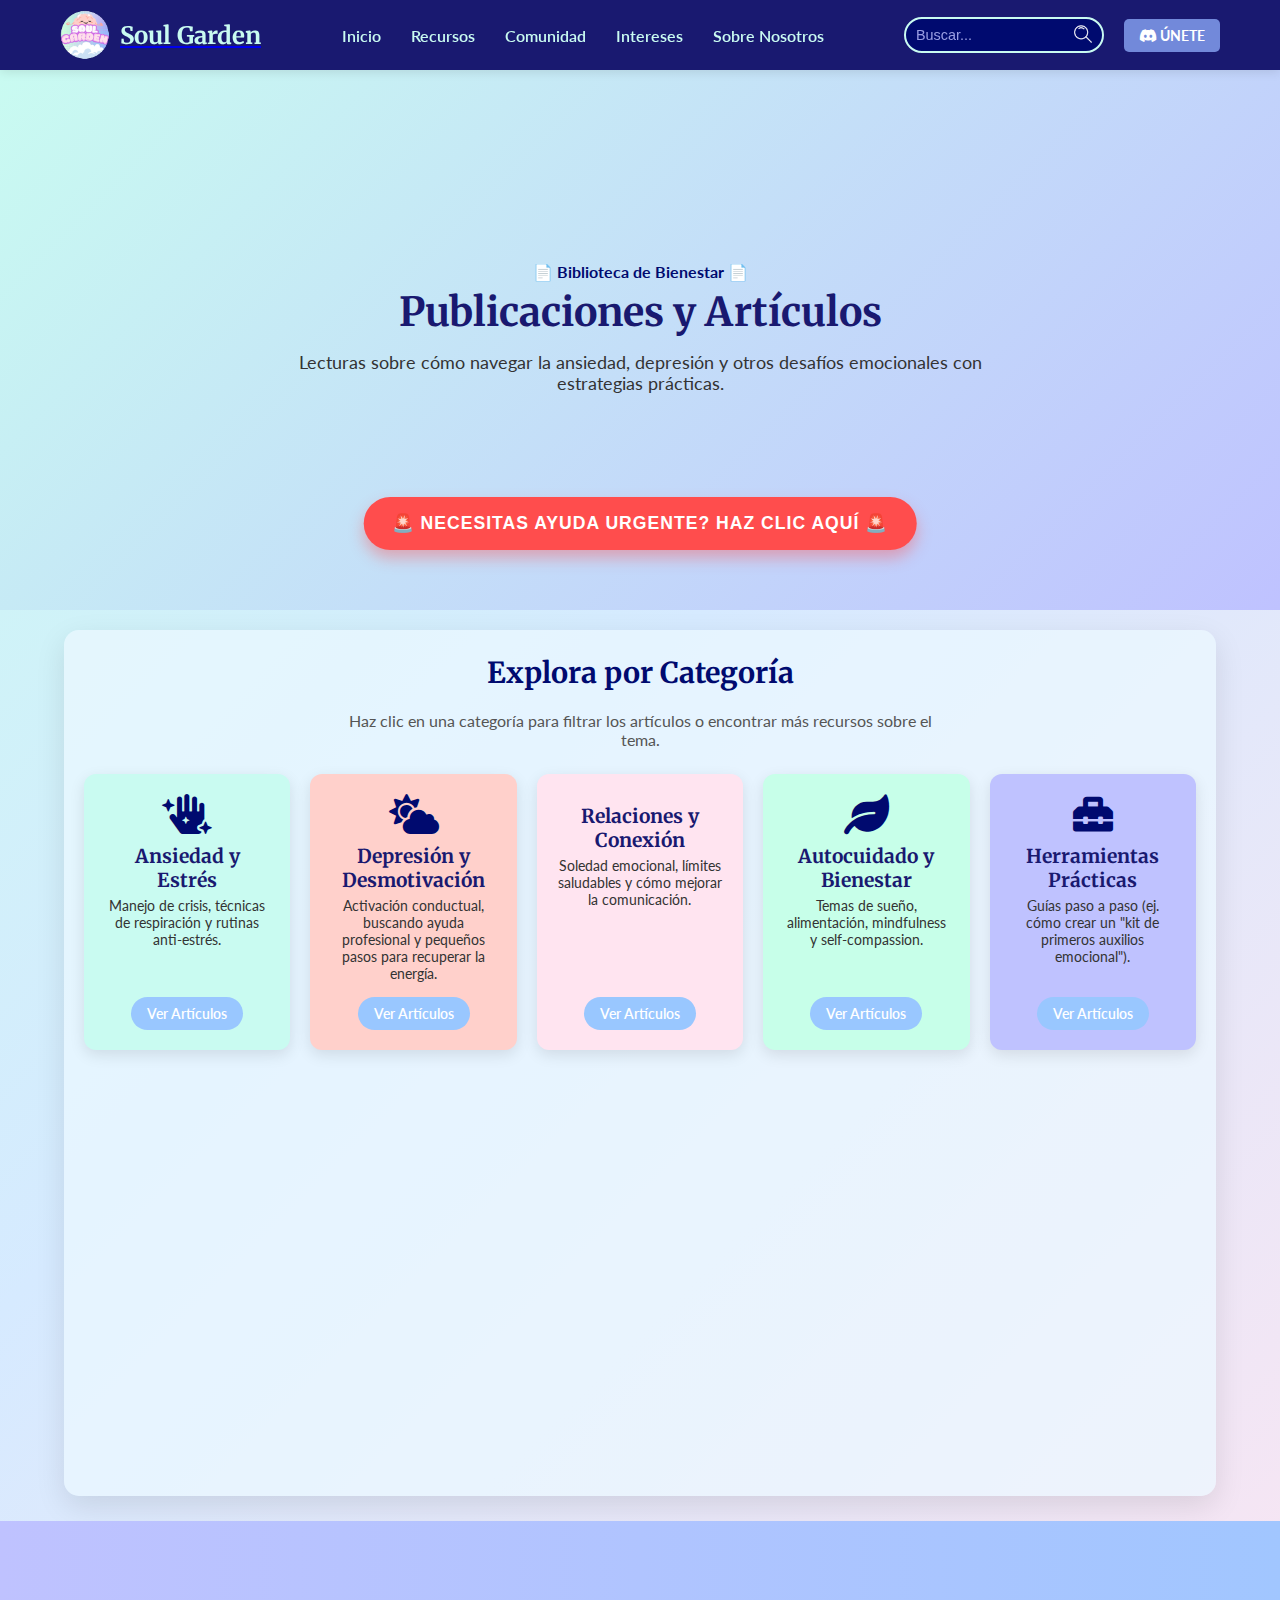
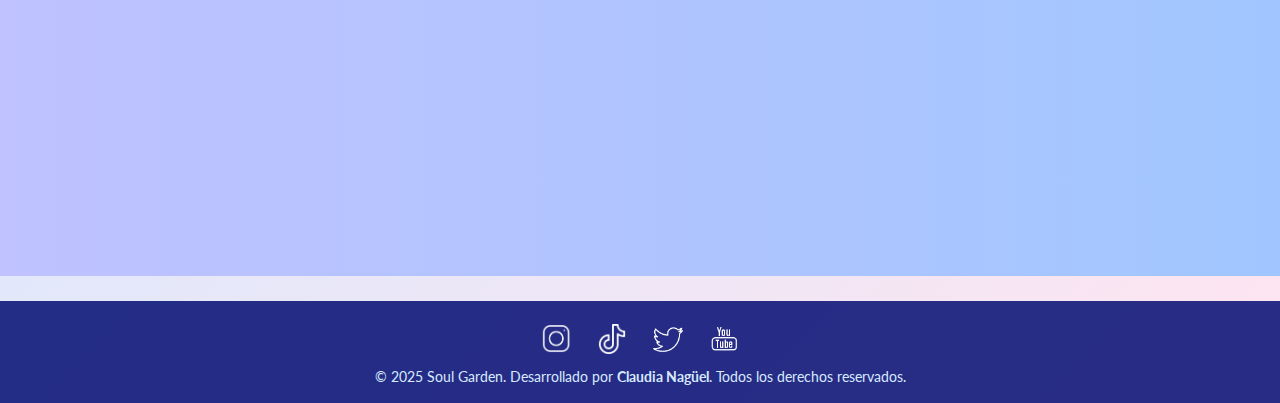
<file: publicaciones.html>
<!DOCTYPE html>
<html lang="es">

<head>
    <meta charset="UTF-8">
    <meta name="viewport" content="width=device-width, initial-scale=1.0">
    <title>Soul Garden | Publicaciones y Artículos</title>
    <meta name="description"
        content="Explora nuestra biblioteca de publicaciones y artículos sobre manejo de ansiedad, depresión, relaciones, autocuidado y herramientas prácticas de salud mental.">
    <meta name="keywords"
        content="salud mental, apoyo emocional, artículos, publicaciones, ansiedad, depresión, autocuidado, grounding, Soul Garden">
    <meta name="author" content="Claudia Nagüel">
    <link rel="stylesheet" href="index.css">
    <link
        href="https://fonts.googleapis.com/css2?family=Lato:wght@300;400;600;700&family=Merriweather:wght@400;700&display=swap"
        rel="stylesheet">
    <link rel="stylesheet" href="https://cdnjs.cloudflare.com/ajax/libs/font-awesome/5.15.4/css/all.min.css">
</head>

<body>
    <header>
        <nav class="main-nav">
            <a href="index.html" class="logo-link" aria-label="Ir a la página de Inicio de Soul Garden">
                <div class="logo-container">
                    <img src="imagenes/logo.png" alt="Logo de Soul Garden: un cerebro meditando sobre una nube"
                        class="logo">
                    <h1>Soul Garden</h1>
                </div>
            </a>

            <ul>
                <li><a href="index.html#inicio">Inicio</a></li>
                <li><a href="index.html#recursos">Recursos</a></li>
                <li><a href="index.html#comunidad">Comunidad</a></li>
                <li><a href="index.html#intereses">Intereses</a></li>
                <li><a href="index.html#nosotros">Sobre Nosotros</a></li>
            </ul>

            <div class="search-container">
                <input type="text" id="search-input" placeholder="Buscar..." aria-label="Buscar en Soul Garden">
                <button id="search-button" aria-label="Iniciar Búsqueda">
                    <img src="imagenes/buscar.png" alt="Icono de Búsqueda" class="search-icon">
                </button>
            </div>
            <a href="https://discord.gg/gbWNQXPgdS" target="_blank" class="discord-button-nav transition-effect">
                <i class="fab fa-discord"></i> ÚNETE
            </a>
        </nav>
    </header>

    <main>
        <section id="search-results-container" class="content-section" style="display: none;"></section>
        
        <section id="banner-publicaciones" class="content-banner fade-in">
            <div class="banner-text">
                <p class="slogan">📄 Biblioteca de Bienestar 📄</p>
                <h2>Publicaciones y Artículos</h2>
                <p>Lecturas sobre cómo navegar la ansiedad, depresión y otros desafíos emocionales con estrategias
                    prácticas.</p>
                <button class="emergency-button pulse-effect"
                    onclick="document.getElementById('emergencia-modal').style.display='block'">
                    🚨 <strong>NECESITAS AYUDA URGENTE? HAZ CLIC AQUÍ</strong> 🚨
                </button>
            </div>
        </section>

        <div id="emergencia-modal" class="modal">
            <div class="modal-content">
                <span class="close-button"
                    onclick="document.getElementById('emergencia-modal').style.display='none'">&times;</span>
                <h2>📞 Números de Ayuda: Recursos de Prevención del Suicidio</h2>
                <p>Si tú o alguien que conoces está en peligro inmediato, por favor, llama a la línea de emergencia
                    local o dirígete al hospital más cercano.</p>

                <div class="ayuda-zona">
                    <h3>América del Norte</h3>
                    <ul>
                        <li><strong>Canadá:</strong> 1-833-456-4566 (Lifeline Canada) / Texto 45645</li>
                        <li><strong>Estados Unidos:</strong> 988 (National Suicide Prevention Lifeline)</li>
                        <li><strong>México:</strong> 800-273-8255 (Línea Nacional de Prevención del Suicidio)</li>
                        <li><strong>Puerto Rico:</strong> 1-800-981-0023 (Línea PAS)</li>
                    </ul>
                </div>

                <div class="ayuda-zona">
                    <h3>América Central</h3>
                    <ul>
                        <li><strong>Costa Rica:</strong> 800-911-2000 (Línea de Emergencias)</li>
                        <li><strong>El Salvador:</strong> 800-911 (Línea de Prevención del Suicidio)</li>
                        <li><strong>Guatemala:</strong> 1555 (Línea de Apoyo Psicológico)</li>
                        <li><strong>Honduras:</strong> 800-911-2000 (Línea de Emergencias)</li>
                        <li><strong>Nicaragua:</strong> 105 (Emergencias)</li>
                        <li><strong>Panamá:</strong> 104 (Emergencias) / 523-2334 (Clínica de Salud Mental)</li>
                    </ul>
                </div>

                <div class="ayuda-zona">
                    <h3>América del Sur</h3>
                    <ul>
                        <li><strong>Argentina:</strong> 135 o 0800-345-1435 (Centro de Asistencia al Suicida)</li>
                        <li><strong>Brasil:</strong> 188 (Centro de Valorização da Vida - CVV)</li>
                        <li><strong>Chile:</strong> 800-800-373 (Línea de Prevención del Suicidio)</li>
                        <li><strong>Colombia:</strong> 123 (Línea de Emergencias) / 01800-911-200 (Línea de Apoyo
                            Psicológico)</li>
                        <li><strong>Ecuador:</strong> 171 (Servicio Integrado de Seguridad)</li>
                        <li><strong>Perú:</strong> 0800-108-28 (Línea 108 de Salud Mental)</li>
                        <li><strong>Uruguay:</strong> 0800-345-1435 (Línea de Emergencias)</li>
                        <li><strong>Venezuela:</strong> 911 (Emergencias)</li>
                    </ul>
                </div>

                <div class="ayuda-zona">
                    <h3>Europa</h3>
                    <ul>
                        <li><strong>Alemania:</strong> 0800 111 0 111 / 0800 111 0 222 (Telefonseelsorge)</li>
                        <li><strong>Bélgica:</strong> 1813 (Centre de Prévention du Suicide)</li>
                        <li><strong>España:</strong> 024 (Línea de Prevención del Suicidio)</li>
                        <li><strong>Francia:</strong> 01 45 39 40 00 (SOS Suicide)</li>
                        <li><strong>Italia:</strong> 800 860 022 (Telefono Amico)</li>
                        <li><strong>Reino Unido:</strong> 0800 689 5652 (Samaritans)</li>
                        <li><strong>Suecia:</strong> 020 22 00 60 (Suicidpreventian)</li>
                        <li><strong>Portugal:</strong> 808 24 24 74 (SOS Voz Amiga)</li>
                    </ul>
                </div>
                <p class="web-info">Para más información global: <a href="https://www.befrienders.org/"
                        target="_blank">Befrienders Worldwide</a> o <a href="https://www.iasp.info/crisis-centres/"
                        target="_blank">IASP Crisis Centres</a>.</p>
            </div>
        </div>

        <section id="categorias" class="content-section">
            <h2 class="fade-in delay-2">Explora por Categoría</h2>

            <div class="category-container fade-in delay-3">
                <p class="category-intro">Haz clic en una categoría para filtrar los artículos o encontrar más
                    recursos sobre el tema.</p>
                <div class="category-grid">

                    <div class="category-item anxiety fade-in delay-4">
                        <i class="fas fa-hand-sparkles icon-large"></i>
                        <h3>Ansiedad y Estrés</h3>
                        <p>Manejo de crisis, técnicas de respiración y rutinas anti-estrés.</p>
                        <a href="#" class="button-category">Ver Artículos</a>
                    </div>

                    <div class="category-item depression fade-in delay-5">
                        <i class="fas fa-cloud-sun icon-large"></i>
                        <h3>Depresión y Desmotivación</h3>
                        <p>Activación conductual, buscando ayuda profesional y pequeños pasos para recuperar la
                            energía.</p>
                        <a href="#" class="button-category">Ver Artículos</a>
                    </div>

                    <div class="category-item relations fade-in delay-6">
                        <i class="fas fa-heart-circle-check icon-large"></i>
                        <h3>Relaciones y Conexión</h3>
                        <p>Soledad emocional, límites saludables y cómo mejorar la comunicación.</p>
                        <a href="#" class="button-category">Ver Artículos</a>
                    </div>

                    <div class="category-item selfcare fade-in delay-7">
                        <i class="fas fa-leaf icon-large"></i>
                        <h3>Autocuidado y Bienestar</h3>
                        <p>Temas de sueño, alimentación, mindfulness y self-compassion.</p>
                        <a href="#" class="button-category">Ver Artículos</a>
                    </div>

                    <div class="category-item tools fade-in delay-8">
                        <i class="fas fa-toolbox icon-large"></i>
                        <h3>Herramientas Prácticas</h3>
                        <p>Guías paso a paso (ej. cómo crear un "kit de primeros auxilios emocional").</p>
                        <a href="#" class="button-category">Ver Artículos</a>
                    </div>

                </div>
            </div>

            <div class="recent-articles-section fade-in delay-9">
                <h3 class="recent-title">Artículos Destacados</h3>

                <div class="article-card-grid">
                    <article class="article-card">
                        <h4>Cómo el Ejercicio Afecta Tu Salud Mental</h4>
                        <p class="article-meta">Por: Staff de Soul Garden, Clay. | Categoría: Autocuidado | Fecha: 12/09/2025</p>
                        <p>Un análisis de la conexión mente-cuerpo y cómo incorporar el movimiento a tu rutina puede
                            ser tu mejor aliado contra el estrés crónico y la fatiga emocional. </p>
                        <a href="articulo-ejercicio.html" class="button-small">Continuar Leyendo</a>
                    </article>

                    <article class="article-card">
                        <h4>Estableciendo Límites Sanos en la Era Digital</h4>
                        <p class="article-meta">Por: Staff de Soul Garden. | Categoría: Relaciones | Fecha: 01/09/2025</p>
                        <p>La importancia de desconectar y las estrategias para comunicar tus necesidades de espacio
                            y tiempo en plataformas sociales y con tus seres queridos.</p>
                        <a href="articulo-limites-sanos-era-digital.html" class="button-small">Continuar Leyendo</a>
                    </article>

                    <article class="article-card">
                        <h4>Técnica 5-4-3-2-1: Tu Ancla Contra el Pánico</h4>
                        <p class="article-meta">Por: Colaboracion de usuario, Anónimo. | Categoría: Herramientas Prácticas | Fecha:
                            25/08/2025</p>
                        <p>Guía rápida sobre cómo usar la técnica de grounding de los 5 sentidos para recuperar el
                            control cuando la ansiedad es abrumadora.</p>
                        <a href="articulo-tecnica-5-4-3-2-1.html" class="button-small">Continuar Leyendo</a>
                    </article>
                </div>
            </div>
        </section>

        <section id="comunidad" class="discord-section">
            <h2 class="fade-in">¿Necesitas hablar? Únete a Soul Garden en Discord</h2>
            <div class="discord-card fade-in delay-11">
                <img src="imagenes/logo.png" alt="Logo de Soul Garden" class="discord-logo">
                <p>Nuestra comunidad está abierta 24/7. Haz clic para unirte y encontrar apoyo inmediato.</p>
                <a href="https://discord.gg/gbWNQXPgdS" target="_blank" class="discord-button transition-effect">
                    <i class="fab fa-discord"></i> <strong>ÚNETE A SOUL GARDEN</strong>
                </a>
            </div>
        </section>
    </main>

    <footer>
        <div class="social-links">
            <a href="https://www.instagram.com/soulgarden.ong/" target="_blank" aria-label="Instagram">
                <img src="imagenes/iconinstagram.png" alt="Instagram">
            </a>
            <a href="https://www.tiktok.com/@soulgarden348" target="_blank" aria-label="TikTok">
                <img src="imagenes/icontiktok.png" alt="TikTok">
            </a>
            <a href="#" target="_blank" aria-label="Twitter">
                <img src="imagenes/icontwitter.png" alt="Twitter">
            </a>
            <a href="#" target="_blank" aria-label="YouTube">
                <img src="imagenes/iconyoutube.png" alt="YouTube">
            </a>
        </div>
        <p>&copy; 2025 Soul Garden. Desarrollado por <strong>Claudia Nagüel</strong>. Todos los derechos reservados.
        </p>
    </footer>

    <script src="https://cdnjs.cloudflare.com/ajax/libs/gsap/3.12.5/gsap.min.js"></script>
    <script src="index.js"></script>
</body>

</html>
</file>
<file: index.css>
/* Importación de Google Fonts */
/* Cambiado de Montserrat a Lato (Cuerpo) y Merriweather (Títulos) para una fuente más formal */
@import url('https://fonts.googleapis.com/css2?family=Lato:wght@300;400;600;700&family=Merriweather:wght@400;700&display=swap');

/* --- Variables y Reset --- */
:root {
    /* Paleta de Colores Solicitada */
    --color-light-cyan: #c9fbf1;
    --color-lavender: #bfc2ff;
    --color-sky-blue: #a1c6ff;
    --color-medium-blue: #99c7ff;
    --color-light-coral: #ffd0cb;
    --color-light-pink: #ffb5ac;
    --color-pale-pink: #ffe4f0;
    --color-very-pale-blue: #d6eaff;
    --color-light-aqua: #c7ffe9;

    /* Colores Adicionales para Contraste y Resalte (Nuevos Azules Intensos) */
    --color-very-dark-blue: #191970;
    /* Azul muy oscuro para el header */
    --color-highlight-blue: #000a6f;
    /* Azul intenso para resaltar fondos oscuros */
    --color-light-text: white;
    /* Color de texto para fondos oscuros */

    --color-main-bg: var(--color-light-cyan);
    --color-secondary-bg: var(--color-very-pale-blue);
    --color-primary-text: #333;
    /* Texto principal oscuro para secciones claras */
    --color-secondary-text: #555;
    --color-accent: var(--color-light-pink);
    /* Para el branding */
    --color-cta: #ff4d4d;
    /* ROJO para el botón de emergencia */
    --color-cta-hover: #e03c3c;
    --color-shadow: rgba(0, 0, 0, 0.1);

    /* Tipografía */
    --font-body: 'Lato', sans-serif;
    /* Usar Lato o una similar a la importada */
    --font-heading: 'Merriweather', serif;
    /* Usar Merriweather */
    --font-primary: var(--font-body);
    /* Se mantiene por compatibilidad */
}

* {
    margin: 0;
    padding: 0;
    box-sizing: border-box;
    /* Ajuste para que los links del menú no queden bajo el header fijo */
    scroll-behavior: smooth;
}

body {
    font-family: var(--font-body);
    color: var(--color-primary-text);
    /* Degradado de Fondo sutil con tonos análogos complementarios */
    background: linear-gradient(135deg, var(--color-light-cyan) 0%, var(--color-very-pale-blue) 40%, var(--color-pale-pink) 100%);
    min-height: 100vh;
}

/* Aplicar la fuente formal (Merriweather) a todos los títulos */
h1,
h2,
h3 {
    font-family: var(--font-heading);
}

/* *** Ajuste de Scroll para Navegación Fixa *** */
section[id],
div[id] {
    scroll-margin-top: 80px;
    /* Asegura que la cabecera sticky no oculte el contenido */
}

/* --- Transiciones Generales --- */
a,
button,
.feature-card,
.resource-item {
    transition: all 0.3s ease-in-out;
}

/* --- Header y Navegación (Fondo Oscuro para Resaltar) --- */
header {
    background-color: var(--color-very-dark-blue);
    box-shadow: 0 2px 10px var(--color-shadow);
    position: sticky;
    top: 0;
    z-index: 1000;
}

.main-nav {
    max-width: 1200px;
    margin: 0 auto;
    padding: 10px 20px;
    display: flex;
    justify-content: space-between;
    /* Distribuye espacio entre los grupos: Logo | Links | Search/Button */
    align-items: center;
    gap: 20px;
}

.logo-container {
    display: flex;
    align-items: center;
    flex-shrink: 0;
}

.logo {
    width: 50px;
    height: 50px;
    margin-right: 10px;
    object-fit: contain;
    /* Evita deformación */
}

h1 {
    font-size: 1.5rem;
    color: var(--color-light-cyan);
    /* Color claro para el título en la barra oscura */
    font-weight: 700;
    font-family: var(--font-heading);
    flex-shrink: 0;
}

/* --- Navegación Links (Corregido y Centrado) --- */
.main-nav ul {
    list-style: none;
    display: flex;
    margin: 0;
    padding: 0;
    flex-grow: 1; /* Permite que la lista ocupe el espacio central disponible */
    justify-content: center; /* Centra los enlaces dentro de su espacio (el centro de la barra) */
}

.main-nav ul li a {
    text-decoration: none;
    color: var(--color-light-cyan);
    padding: 10px 15px;
    font-weight: 600;
    border-radius: 5px;
    display: block;
    white-space: nowrap;
    /* Evita que los enlaces se envuelvan */
}

.main-nav ul li a:hover {
    color: var(--color-accent);
    background-color: var(--color-highlight-blue);
    transform: translateY(-2px);
}

/* --- Estilos para el Campo de Búsqueda (NUEVO Y MODIFICADO) --- */
.search-container {
    display: flex;
    align-items: center;
    background-color: var(--color-highlight-blue);
    
    /* REQUERIDO: Border radius y color celeste */
    border: 2px solid var(--color-light-cyan); 
    border-radius: 20px;
    
    padding: 3px 10px;
    width: 200px; /* Ancho inicial */
    flex-shrink: 0;
    /* REQUERIDO: Transición para expandir */
    transition: width 0.3s ease, border-color 0.3s ease, box-shadow 0.3s ease;
}

/* REQUERIDO: Expansión al hacer click/foco en el input */
.search-container:focus-within {
    width: 280px; /* Ancho final de expansión */
    border-color: var(--color-sky-blue);
    box-shadow: 0 0 10px rgba(201, 251, 241, 0.5); /* Sombra sutil con color celeste */
}

#search-input {
    border: none;
    background: none;
    color: var(--color-light-cyan); /* Color claro para que el texto sea visible */
    padding: 5px 0;
    font-size: 0.9rem;
    width: 100%;
    outline: none; /* Quita el borde de enfoque por defecto */
}

#search-input::placeholder {
    color: var(--color-lavender);
    opacity: 0.8;
}

#search-button {
    background: none;
    border: none;
    cursor: pointer;
    padding: 0;
    margin-left: 5px;
    flex-shrink: 0;
}

.search-icon {
    width: 18px; /* Tamaño del icono */
    height: 18px;
    opacity: 0.9;
    transition: opacity 0.3s;
}

#search-button:hover .search-icon {
    opacity: 1;
}

/* Estilo para el botón de Discord en la navegación (Añadido) */
.discord-button-nav {
    background-color: #7289da;
    color: var(--color-light-text);
    text-decoration: none;
    padding: 8px 15px;
    font-size: 0.9rem;
    font-weight: 700;
    border-radius: 5px;
    display: inline-block;
    flex-shrink: 0;
    /* Asegura que no se reduzca al achicarse la pantalla */
}

.discord-button-nav:hover {
    background-color: #677bc4;
    transform: translateY(-2px);
}

/* --- Banner Full Screen --- */
#banner-hero {
    height: 100vh;
    /* Ocupa toda la altura de la pantalla */
    width: 100%;
    background-image: url('imagenes/banner.png');
    background-size: cover;
    background-position: center;
    display: flex;
    justify-content: center;
    /* Centrado horizontal del contenido del banner */
    align-items: flex-end;
    /* Alineado en la parte inferior */
    flex-direction: column;
    /* Cambiado a columna para que el botón esté en la base */
    position: relative;
    padding-bottom: 80px;
    /* Espacio para el botón */
}

/* --- Botón de Emergencia (Ajuste para centrar y responsive) --- */
.emergency-button {
    background-color: var(--color-cta);
    color: white;
    border: none;
    padding: 16px 28px;
    font-size: 1.1rem;
    font-weight: 700;
    border-radius: 50px;
    cursor: pointer;
    box-shadow: 0 8px 15px rgba(255, 77, 77, 0.4);
    display: block;
    /* Posicionamiento: centrado y en la parte inferior */
    position: absolute;
    bottom: 60px;
    left: 50%;
    transform: translateX(-50%);
    /* Centrado horizontal PERFECTO */
    z-index: 100;
    letter-spacing: 1px;
    text-transform: uppercase;
    text-align: center;
    /* Evita deformación y permite que el texto se envuelva en móviles */
    white-space: normal;
    max-width: 90%;
    line-height: 1.2;
}

.emergency-button:hover {
    background-color: var(--color-cta-hover);
    transform: translateX(-50%) scale(1.03);
}

/* Efecto Pulse */
@keyframes pulse {
    0% {
        box-shadow: 0 0 0 0 rgba(255, 77, 77, 0.7);
    }

    70% {
        box-shadow: 0 0 0 15px rgba(255, 77, 77, 0);
    }

    100% {
        box-shadow: 0 0 0 0 rgba(255, 77, 77, 0);
    }
}

.pulse-effect {
    animation: pulse 2s infinite;
}





/* --- Sección de Presentación (Ajuste de Margen/Padding) --- */
.presentation-section {
    max-width: 960px;
    /* Ligeramente reducido */
    margin: 30px auto 20px auto;
    /* Reducido margen */
    padding: 25px 20px;
    /* Reducido padding */
    background-color: var(--color-very-pale-blue);
    border-radius: 15px;
    box-shadow: 0 10px 30px var(--color-shadow);
    text-align: center;
}

.presentation-section .hero-text {
    margin-bottom: 20px;
}

.presentation-section h2 {
    font-size: 2rem;
    /* Reducido */
    margin-bottom: 10px;
    color: var(--color-highlight-blue);
    text-align: center;
    font-family: var(--font-heading);
}

.presentation-section p {
    font-size: 0.95rem;
    /* Reducido */
    line-height: 1.5;
    margin-bottom: 6px;
    color: var(--color-primary-text);
}

/* --- Modal de Emergencia --- */
.modal {
    display: none;
    position: fixed;
    z-index: 2000;
    left: 0;
    top: 0;
    width: 100%;
    height: 100%;
    overflow: auto;
    background-color: rgba(0, 0, 0, 0.4);
}

.modal-content {
    background-color: var(--color-highlight-blue);
    color: var(--color-light-text);
    margin: 5% auto;
    padding: 30px;
    border: 1px solid #888;
    width: 90%;
    max-width: 700px;
    /* Reducido max-width */
    border-radius: 10px;
    position: relative;
    box-shadow: 0 5px 15px rgba(0, 0, 0, 0.3);
}

.modal-content h2 {
    color: var(--color-cta);
    text-align: center;
    margin-bottom: 20px;
    font-size: 1.7rem;
    /* Reducido */
    font-family: var(--font-heading);
}

.close-button {
    color: var(--color-light-text);
    float: right;
    font-size: 28px;
    font-weight: bold;
    position: absolute;
    top: 10px;
    right: 20px;
}

.close-button:hover,
.close-button:focus {
    color: var(--color-light-cyan);
    text-decoration: none;
    cursor: pointer;
}

.ayuda-zona {
    border: 1px solid var(--color-light-aqua);
    padding: 15px;
    margin-bottom: 15px;
    /* Reducido */
    border-radius: 8px;
    background-color: var(--color-very-pale-blue);
    color: var(--color-primary-text);
}

.ayuda-zona h3 {
    color: var(--color-highlight-blue);
    margin-bottom: 8px;
    /* Reducido */
    border-bottom: 1px solid var(--color-lavender);
    /* Reducido el grosor */
    padding-bottom: 4px;
    /* Reducido */
    font-family: var(--font-heading);
    font-size: 1.1rem;
    /* Reducido */
}

.ayuda-zona ul {
    list-style-type: none;
    font-size: 0.95rem;
    /* Reducido */
}

.ayuda-zona li {
    padding: 4px 0;
    /* Reducido */
    border-bottom: 1px dotted var(--color-light-aqua);
}

.ayuda-zona li:last-child {
    border-bottom: none;
}

.web-info {
    text-align: center;
    margin-top: 15px;
    font-style: italic;
    font-size: 0.9rem;
    /* Reducido */
}

/* --- Secciones Comunes (Mantienen fondo claro) --- */
.content-section {
    max-width: 960px;
    /* Ligeramente reducido */
    margin: 20px auto;
    /* Reducido margen */
    padding: 25px 20px;
    /* Reducido padding */
    background-color:rgba(236, 248, 255, 0.712);
    border-radius: 15px;
    box-shadow: 0 10px 30px var(--color-shadow);
}

.content-section h2 {
    text-align: center;
    margin-bottom: 20px;
    /* Reducido */
    font-size: 1.8rem;
    /* Reducido */
    color: var(--color-highlight-blue);
    font-family: var(--font-heading);
}

/* --- Feature Grid (Qué Ofrecemos - Ajuste de gap y min-width) --- */
.feature-grid {
    display: grid;
    grid-template-columns: repeat(auto-fit, minmax(200px, 1fr));
    /* Reducido min-width */
    gap: 15px;
    /* Reducido gap */
    margin-top: 25px;
    /* Reducido */
}

.feature-card {
    background-color: var(--color-light-cyan);
    padding: 15px;
    /* Reducido padding */
    border-radius: 10px;
    text-align: center;
    box-shadow: 0 4px 10px var(--color-shadow);
    /* Reducido shadow */
    transform: translateY(0);
}

.feature-card:hover {
    background-color: var(--color-light-aqua);
    transform: translateY(-4px);
    /* Reducido el desplazamiento */
    box-shadow: 0 6px 15px rgba(0, 0, 0, 0.15);
    /* Reducido shadow */
}

.feature-card h3 {
    color: var(--color-medium-blue);
    margin-bottom: 6px;
    /* Reducido */
    font-size: 1.1rem;
    /* Reducido */
    font-family: var(--font-heading);
}

.feature-card p {
    font-size: 0.9rem;
    /* Reducido */
    line-height: 1.4;
}

/* --- Resource Grid (Biblioteca - Ajuste de gap y min-width) --- */
.resource-grid {
    display: grid;
    grid-template-columns: repeat(auto-fit, minmax(220px, 1fr));
    /* Reducido min-width */
    gap: 15px;
    /* Reducido gap */
}

.resource-item {
    background: var(--color-light-coral);
    padding: 15px;
    /* Reducido padding */
    border-radius: 10px;
    text-align: center;
    box-shadow: 0 4px 10px var(--color-shadow);
    /* Reducido shadow */
    display: flex;
    flex-direction: column;
    align-items: center;
}

.resource-item:hover {
    background: var(--color-light-pink);
    transform: scale(1.01);
    /* Reducido el scale */
}

/* Iconos de la biblioteca: Aseguramos que no se deformen */
.resource-item img {
    width: 60px;
    /* Reducido */
    height: 60px;
    /* Reducido */
    margin-bottom: 10px;
    /* Reducido */
    opacity: 0.8;
    object-fit: contain;
    /* ESENCIAL: Evita deformación de iconos */
    flex-shrink: 0;
}

.resource-item h3 {
    color: var(--color-primary-text);
    margin-bottom: 6px;
    /* Reducido */
    font-family: var(--font-heading);
    font-size: 1.05rem;
    /* Reducido */
}

.resource-item p {
    font-size: 0.85rem;
    /* Reducido */
    line-height: 1.4;
    margin-bottom: 8px;
    /* Reducido */
    flex-grow: 1;
    /* Permite que el párrafo use el espacio restante antes del botón */
}

.button-small {
    background-color: var(--color-lavender);
    color: var(--color-primary-text);
    text-decoration: none;
    padding: 7px 14px;
    /* Reducido */
    border-radius: 20px;
    font-weight: 600;
    margin-top: 10px;
    /* Reducido */
    display: inline-block;
    font-size: 0.85rem;
    /* Reducido */
}

.button-small:hover {
    background-color: var(--color-sky-blue);
    color: var(--color-very-dark-blue);
}

/* --- Discord Section --- */
.discord-section {
    text-align: center;
    padding: 40px 20px;
    /* Reducido padding */
    background: linear-gradient(90deg, var(--color-lavender), var(--color-sky-blue));
    margin: 25px 0;
    /* Reducido margen */
}

.discord-card {
    background-color: var(--color-highlight-blue);
    color: var(--color-light-text);
    max-width: 400px;
    /* Reducido */
    margin: 15px auto;
    padding: 20px;
    /* Reducido padding */
    border-radius: 15px;
    box-shadow: 0 8px 25px rgba(0, 0, 0, 0.2);
    /* Reducido shadow */
}

.discord-logo {
    width: 70px;
    /* Reducido */
    height: 70px;
    /* Reducido */
    margin-bottom: 10px;
    /* Reducido */
    object-fit: contain;
}

.discord-button {
    background-color: #7289da;
    color: var(--color-light-text);
    text-decoration: none;
    padding: 10px 20px;
    /* Reducido padding */
    font-size: 0.95rem;
    /* Reducido */
    font-weight: 700;
    border-radius: 5px;
    display: inline-block;
    margin-top: 15px;
}

.discord-button:hover {
    background-color: #677bc4;
    transform: translateY(-2px);
}

/* --- Contact CTA --- */
.contact-cta {
    text-align: center;
    margin-top: 30px;
    /* Reducido */
    padding: 20px 20px;
    /* Reducido */
    background-color: var(--color-pale-pink);
    border-radius: 10px;
}

.contact-button {
    background-color: var(--color-accent);
    color: var(--color-primary-text);
    text-decoration: none;
    padding: 10px 20px;
    /* Reducido */
    border-radius: 30px;
    font-weight: 600;
    margin-top: 20px;
    /* Reducido */
    display: block;
    width: 100%;
}

.contact-button:hover {
    background-color: var(--color-light-pink);
    transform: scale(1.01);
}

/* --- Footer --- */
footer {
    text-align: center;
    padding: 18px;
    /* Reducido */
    background-color:  #00096fd7;
    color: var(--color-very-pale-blue);
    font-size: 0.85rem;
    /* Reducido */
}

/* Enlaces de Redes Sociales (Ajuste para que no se recorten los iconos y dar formato) */
.social-links {
    margin-bottom: 10px;
    display: flex;
    justify-content: center;
    align-items: center;
}

.social-links a {
    display: inline-block;
    width: 40px;
    /* Tamaño del contenedor del enlace */
    height: 40px;
    margin: 0 8px;
    /* Ligeramente más de margen */
    border-radius: 50%;
    /* Iconos circulares (formato) */

    padding: 5px;
    /* Espacio interno */
    transition: background-color 0.3s;
}

.social-links a:hover {
    background-color: var(--color-highlight-blue);
}

.social-links img {
    width: 100%;
    /* Ocupa el 100% del contenedor del enlace */
    height: 100%;
    object-fit: contain;
    /* ESENCIAL: Asegura que el icono no se recorte y mantenga su proporción */
    transition: transform 0.3s ease-in-out;
}

.social-links img:hover {
    transform: scale(1.1);
}

/* --- Animaciones (Fade In) --- */
.fade-in {
    opacity: 0;
    transform: translateY(20px);
    transition: opacity 0.6s ease-out, transform 0.6s ease-out;
}

.fade-in.visible {
    opacity: 1;
    transform: translateY(0);
}

/* Añadir retrasos */
.delay-1 {
    transition-delay: 0.1s;
}

.delay-2 {
    transition-delay: 0.2s;
}

.delay-3 {
    transition-delay: 0.3s;
}

.delay-4 {
    transition-delay: 0.4s;
}

.delay-5 {
    transition-delay: 0.5s;
}

.delay-6 {
    transition-delay: 0.6s;
}

.delay-7 {
    transition-delay: 0.7s;
}

.delay-8 {
    transition-delay: 0.8s;
}

.delay-9 {
    transition-delay: 0.9s;
}

.delay-10 {
    transition-delay: 1.0s;
}

.delay-11 {
    transition-delay: 1.1s;
}

.delay-12 {
    transition-delay: 1.2s;
}

/* --- Estilos para el Formulario de Intereses --- */
.interest-form {
    text-align: left;
    max-width: 550px;
    /* Reducido */
    margin: 15px auto 0;
    /* Reducido */
}

.form-group {
    margin-bottom: 15px;
    /* Reducido */
}

.form-group label {
    display: block;
    margin-bottom: 5px;
    /* Reducido */
    font-weight: 600;
    color: var(--color-highlight-blue);
    font-family: var(--font-body);
}

.form-group select,
.form-group textarea {
    width: 100%;
    padding: 8px;
    /* Reducido */
    border: 1px solid var(--color-lavender);
    border-radius: 8px;
    font-size: 0.9rem;
    /* Reducido */
    font-family: var(--font-body);
    background-color: white;
    box-shadow: inset 0 1px 3px rgba(0, 0, 0, 0.05);
    transition: border-color 0.3s ease, box-shadow 0.3s ease, background-color 0.3s ease;
}

.form-group select:focus,
.form-group textarea:focus {
    outline: none;
    border-color: var(--color-sky-blue);
    box-shadow: 0 0 0 3px var(--color-sky-blue), inset 0 1px 3px rgba(0, 0, 0, 0.05);
    background-color: var(--color-very-pale-blue);
}

.form-group textarea {
    resize: vertical;
    min-height: 80px;
    /* Reducido */
}

/* --- Media Queries para Responsive Design (Mejoras para Móviles) --- */
@media (max-width: 768px) {
    .main-nav {
        flex-direction: column;
        padding: 8px;
        /* Reducido */
        gap: 5px;
        /* Reducido el gap en móvil */
    }

    .discord-button-nav {
        font-size: 0.8rem;
        padding: 6px 10px;
        margin-top: 5px;
    }

    .main-nav ul {
        margin-top: 8px;
        /* Reducido */
        flex-wrap: wrap;
        justify-content: center;
    }

    .main-nav ul li a {
        padding: 5px 7px;
        /* Reducido */
        font-size: 0.8rem;
        margin: 2px;
    }

    /* Banner ajustado para móviles */
    #banner-hero {
        height: 55vh;
        /* Reducido ligeramente */
        padding-bottom: 50px;
        /* Ajustado */
    }

    /* Botón de emergencia en móviles: Reducción de fuente y padding */
    .emergency-button {
        font-size: 0.85rem;
        padding: 10px 18px;
        bottom: 30px;
        /* Posición más arriba para asegurar visibilidad */
        max-width: 90%;
        /* Aumentado a 90% para mejor uso de espacio */
        white-space: normal;
        /* Permitimos que el texto se envuelva */
    }

    .modal-content {
        margin: 8% auto;
        padding: 15px;
        /* Reducido */
        width: 95%;
    }

    .ayuda-zona h3 {
        font-size: 1rem;
    }

    .ayuda-zona ul {
        font-size: 0.9rem;
    }
    
    /* Buscador en Móviles */
    .search-container {
        width: 100%; /* Ocupa todo el ancho en móviles */
        order: 3; /* Posiciona el campo de búsqueda más abajo en el flex container */
        margin-top: 5px;
    }
    /* Desactivar expansión en móviles */
    .search-container:focus-within {
        width: 100%;
    }

    /* Ajuste de Grids para móviles */
    .feature-grid,
    .resource-grid {
        grid-template-columns: 1fr;
        gap: 12px;
    }

    .presentation-section h2 {
        font-size: 1.6rem;
    }

    .content-section h2 {
        font-size: 1.4rem;
    }

    .feature-card h3 {
        font-size: 1rem;
    }

    .feature-card p {
        font-size: 0.85rem;
    }

    .resource-item img {
        width: 50px;
        /* Reducido */
        height: 50px;
        /* Reducido */
    }

    .discord-section {
        padding: 30px 15px;
    }

    .discord-card {
        max-width: 350px;
    }
}

@media (max-width: 480px) {
    h1 {
        font-size: 1.1rem;
    }

    .main-nav ul li a {
        font-size: 0.7rem;
        padding: 3px 5px;
    }

    .emergency-button {
        font-size: 0.75rem;
        /* Máxima reducción de fuente */
        padding: 8px 14px;
        bottom: 25px;
    }

    .presentation-section {
        margin: 15px auto;
        padding: 15px 10px;
    }

    .content-section {
        margin: 15px auto;
        padding: 15px 10px;
    }

    footer {
        padding: 15px;
    }

    .social-links a {
        width: 35px;
        /* Reducción de tamaño de iconos en móvil */
        height: 35px;
    }
}



/* * --- ESTILOS ESPECÍFICOS PARA PUBLICACIONES.HTML ---
 */

/* 1. Banner de Publicaciones */
#banner-publicaciones {
    /* Fondo con un color de la paleta para diferenciar del banner principal */
     background: linear-gradient(135deg, var(--color-light-cyan) 0%, var(--color-lavender) 100%);
    color: var(--color-very-dark-blue);
    padding: 80px 20px;
    text-align: center;
    min-height: 60vh; /* Altura mínima para que se vea bien */
    display: flex;
    flex-direction: column;
    justify-content: center;
    align-items: center;
}

#banner-publicaciones .slogan {
    font-size: 1rem;
    font-weight: 700;
    color: var(--color-highlight-blue);
    margin-bottom: 5px;
    text-align: center;
}

#banner-publicaciones h2 {
    font-size: 2.5rem;
    margin-bottom: 15px;
    color: var(--color-very-dark-blue);
    font-family: var(--font-heading);
}

#banner-publicaciones p {
    max-width: 700px;
    font-size: 1.1rem;
    margin-bottom: 25px;
    color: var(--color-primary-text);
    text-align: center;
}

/* 1. Forzar el centrado del texto dentro de la clase .slogan */
.slogan {
    display: block;      /* Asegura que se comporta como un bloque completo */
    text-align: center !important; /* El !important es un último recurso para forzar la alineación */
    margin-left: auto;   /* Centra el bloque .slogan dentro de su padre */
    margin-right: auto;
    
    /* ... el resto de tus estilos para .slogan ... */
}


/* 2. Sección de Categorías y Artículos */
.category-intro {
    text-align: center;
    margin: 15px auto 25px;
    max-width: 600px;
    font-size: 1rem;
    color: var(--color-secondary-text);
}

.category-grid {
    display: grid;
    grid-template-columns: repeat(auto-fit, minmax(180px, 1fr));
    gap: 20px;
    margin-bottom: 40px;
}

.category-item {
    padding: 20px;
    border-radius: 12px;
    text-align: center;
    box-shadow: 0 5px 15px rgba(0, 0, 0, 0.1);
    transition: transform 0.3s, box-shadow 0.3s;
    display: flex;
    flex-direction: column;
    justify-content: space-between;
    align-items: center;
    min-height: 220px;
}

.category-item:hover {
    transform: translateY(-5px);
    box-shadow: 0 8px 20px rgba(0, 0, 0, 0.15);
}

/* Variaciones de color para categorías usando la paleta */
.category-item.anxiety { background-color: var(--color-light-cyan); }
.category-item.depression { background-color: var(--color-light-coral); }
.category-item.relations { background-color: var(--color-pale-pink); }
.category-item.selfcare { background-color: var(--color-light-aqua); }
.category-item.tools { background-color: var(--color-lavender); }


.icon-large {
    font-size: 2.5rem;
    color: var(--color-highlight-blue); /* Color principal de los iconos */
    margin-bottom: 10px;
}

.category-item h3 {
    font-size: 1.2rem;
    margin-bottom: 5px;
    color: var(--color-very-dark-blue);
    font-family: var(--font-heading);
}

.category-item p {
    font-size: 0.9rem;
    color: var(--color-primary-text);
    flex-grow: 1; /* Permite que el párrafo ocupe el espacio */
    margin-bottom: 15px;
}

.button-category {
    background-color: var(--color-medium-blue);
    color: white;
    text-decoration: none;
    padding: 8px 16px;
    border-radius: 20px;
    font-size: 0.9rem;
    font-weight: 600;
    transition: background-color 0.3s;
}

.button-category:hover {
    background-color: var(--color-highlight-blue);
}


/* 3. Artículos Destacados (Grid) */
.recent-articles-section {
    margin-top: 40px;
    padding-top: 20px;
    border-top: 1px solid var(--color-very-pale-blue);
}

.recent-title {
    text-align: center;
    font-size: 1.5rem;
    color: var(--color-highlight-blue);
    margin-bottom: 25px;
    font-family: var(--font-heading);
}

.article-card-grid {
    display: grid;
    grid-template-columns: repeat(auto-fit, minmax(280px, 1fr));
    gap: 25px;
}

.article-card {
    background-color: var(--color-very-pale-blue);
    padding: 20px;
    border-radius: 10px;
    box-shadow: 0 4px 10px rgba(0, 0, 0, 0.05);
    transition: box-shadow 0.3s, background-color 0.3s;
}

.article-card:hover {
    box-shadow: 0 6px 15px rgba(0, 0, 0, 0.1);
    background-color: var(--color-d6eaff); /* Ligeramente más claro */
}

.article-card h4 {
    font-size: 1.3rem;
    color: var(--color-very-dark-blue);
    margin-bottom: 8px;
    font-family: var(--font-heading);
}

.article-meta {
    font-size: 0.8rem;
    color: var(--color-secondary-text);
    margin-bottom: 15px;
    font-style: italic;
    border-bottom: 1px dashed var(--color-lavender);
    padding-bottom: 5px;
}

.article-card p {
    font-size: 0.95rem;
    line-height: 1.4;
    margin-bottom: 15px;
}

/* --- RESPONSIVE DESIGN para Publicaciones --- */
@media (max-width: 768px) {
    #banner-publicaciones {
        padding: 60px 15px;
        min-height: 30vh;
    }
    #banner-publicaciones h2 {
        font-size: 2rem;
    }
    .category-grid {
        grid-template-columns: repeat(auto-fit, minmax(150px, 1fr));
        gap: 15px;
    }
    .article-card-grid {
        grid-template-columns: 1fr;
    }
}
@media (max-width: 480px) {
    .category-item {
        min-height: 180px;
    }
}

/* * --- ESTILOS ESPECÍFICOS PARA SECCIÓN SOBRE NOSOTROS (index.html) ---
 */

.about-us-section {
    /* Fondo específico para diferenciar ligeramente la sección */
    background-color: var(--color-very-pale-blue);
    padding: 30px 20px;
}

.about-intro {
    text-align: center;
    max-width: 800px;
    margin: 0 auto 30px;
    font-size: 1.05rem;
    line-height: 1.6;
    color: var(--color-primary-text);
}

.about-subsection {
    margin-bottom: 30px;
    padding: 20px;
    background-color: var(--color-light-cyan); /* Color de fondo claro */
    border-radius: 10px;
    box-shadow: 0 4px 8px rgba(0, 0, 0, 0.05);
}

.subsection-title {
    text-align: center;
    font-size: 1.4rem;
    color: var(--color-very-dark-blue);
    margin-bottom: 15px;
    border-bottom: 2px solid var(--color-lavender);
    padding-bottom: 8px;
}

/* Estilos para la lista de Seguridad/Enfoque */
.safety-list {
    list-style: none;
    padding: 0;
    margin-top: 15px;
}

.safety-list li {
    background-color: var(--color-light-aqua); /* Color de fondo para cada ítem */
    padding: 10px 15px;
    margin-bottom: 10px;
    border-left: 5px solid var(--color-sky-blue);
    border-radius: 5px;
    font-size: 0.95rem;
    color: var(--color-primary-text);
}

.safety-list i {
    color: var(--color-highlight-blue);
    margin-right: 10px;
}

/* Adaptación del Grid de Características para la sección */
.feature-grid-about {
    display: grid;
    grid-template-columns: repeat(auto-fit, minmax(200px, 1fr));
    gap: 15px;
    margin-top: 20px;
}

.feature-card-about {
    background-color: var(--color-pale-pink); /* Usa otro color de la paleta */
    padding: 18px;
    border-radius: 10px;
    text-align: center;
    box-shadow: 0 4px 10px var(--color-shadow);
    transition: transform 0.3s, box-shadow 0.3s;
}

.feature-card-about:hover {
    background-color: var(--color-light-pink);
    transform: translateY(-3px);
    box-shadow: 0 6px 15px rgba(0, 0, 0, 0.15);
}

.feature-card-about h4 {
    font-size: 1.15rem;
    color: var(--color-very-light-blue);
    margin-bottom: 5px;
    font-family: var(--font-heading);
}

.feature-card-about .icon-medium {
    font-size: 2rem;
    color: var(--color-cta); /* Usa color rojo para resaltar iconos de características */
    margin-bottom: 10px;
}

.feature-card-about p {
    font-size: 0.9rem;
    line-height: 1.4;
    color: var(--color-primary-text);
}

.final-motto {
    text-align: center;
    margin-top: 30px;
    font-style: italic;
    font-size: 1rem;
    padding: 15px;
    background-color: var(--color-lavender);
    border-radius: 10px;
    color: var(--color-very-light-blue);
}

/* Media Query para ajustar en móvil */
@media (max-width: 768px) {
    .feature-grid-about {
        grid-template-columns: 1fr;
    }
}

/* --- ESTILOS PARA IMAGEN DE ALTURA COMPLETA (100vh) SIN GRID --- */

/* 1. Contenedor principal: Fija la altura total, el color de contraste y el centrado con Flexbox */
.article-image-full-screen {
    height: 100vh; /* Altura total de la pantalla */
    width: 100%;
    margin: 0;
    padding: 0;
    overflow: hidden; 
    
    /* Centrado de la imagen dentro del contenedor */
    display: flex;
    justify-content: center; /* Centrado horizontal */
    align-items: center;     /* Centrado vertical */
    
    /* Color de contraste: Rellena los espacios vacíos si la imagen no es 100vh/100vw */
}

/* 2. La imagen: Propiedad clave para achicarla sin recortar */
.responsive-full-image-art {
    max-width: 100%;
    max-height: 100%;
    
    /* CLAVE: 'contain' achica la imagen para que quepa completamente sin recortes */
    object-fit: contain; 
    
    display: block;
    /* Por si acaso había alguna sombra del Grid anterior */
    box-shadow: none; 
}

/* Media Query para Diseño Responsivo (Móviles) */
@media (max-width: 768px) {
    .article-image-full-screen {
        height: 60vh; /* Se reduce la altura en móvil para que el contenido sea visible más rápido */
    }
}


/* --- ESTILOS ADICIONALES PARA LA ESTRUCTURA DE 3 COLUMNAS DEL ARTÍCULO (1/4 - 1/2 - 1/4) --- */

.article-layout {
    display: flex; /* Habilita el diseño flexible */
    gap: 20px; /* Espacio entre las columnas */
    align-items: stretch; /* Asegura que todas las columnas tengan la misma altura */
    max-width: 100%;
}

/* 1. Estilo para las columnas de imagen (1/4 de ancho) */
.column-image {
    /* flex: 1; -> Ocupa 1 parte. Total es 1+2+1=4 partes. Por lo tanto, 1/4 = 25% */
    flex: 1; 
    overflow: hidden; 
    border-radius: 8px;
    box-shadow: 0 4px 10px var(--color-shadow);
}

/* 2. Estilo para la columna de texto (1/2 de ancho) */
.column-text {
    /* flex: 2; -> Ocupa 2 partes. Por lo tanto, 2/4 = 50% */
    flex: 2; 
    padding: 20px;
    background-color: var(--color-very-pale-blue); /* Fondo para distinguir el texto */
    border-radius: 8px;
    box-shadow: 0 4px 10px var(--color-shadow);
}

/* 3. Estilo para las imágenes (Manejo de Proporcionalidad 3:1) */
.proportional-image {
    width: 100%;
    /* Se define una altura fija de 250px para establecer la altura visual de la fila. */
    height: 250px; 
    
    /* CLAVE: Escala la imagen para cubrir el área de la caja, cortando los bordes 
       (útil para tus imágenes 1800x600 en el espacio estrecho 1/4). */
    object-fit: cover; 
    
    display: block;
}

/* --- RESPONSIVE DESIGN para la estructura de 3 columnas --- */

@media (max-width: 992px) {
    /* En tabletas, se reduce la altura para optimizar el espacio vertical */
    .proportional-image {
        height: 200px; 
    }
}

@media (max-width: 768px) {
    .article-layout {
        flex-direction: column; /* Apila las columnas verticalmente en móviles */
        gap: 20px;
    }
    
    .column-image,
    .column-text {
        flex: 100%; /* Ocupan todo el ancho */
    }

    .proportional-image {
        /* En móvil, la imagen se ajusta a su proporción real (contain) para no recortar la foto excesivamente */
        height: auto; 
        max-height: 200px; 
        object-fit: contain; 
        padding: 10px 0; /* Espacio vertical */
    }

    .column-image {
        /* Remueve el fondo si la imagen no lo llena */
        background-color: transparent;
        box-shadow: none;
        padding: 0;
    }
}

/* Se incluye el nuevo bloque CSS a continuación de los estilos existentes */


/* --- NUEVOS ESTILOS PARA LA ESTRUCTURA DE 3 CAJAS DEL ARTÍCULO (1/4 | 1/2 | 1/4) --- */

/* 1. Ajuste del contenedor principal de la página para usar el 90% del ancho */
.content-section {
    max-width: 90%; /* Ancho de la caja contenedora principal */
    /* El resto de estilos existentes se mantienen */
}

.article-layout {
    display: flex; /* Habilita Flexbox */
    gap: 15px; /* Espacio entre las columnas */
    align-items: flex-start; /* Alinea las cajas arriba */
    padding-top: 15px;
}

/* 2. Estilo para las columnas de imagen (Laterales) - 1/4 de ancho */
.column-image {
    /* flex: 1: Las columnas de imagen ocupan 1 parte. 1 + 2 + 1 = 4 partes. Es decir, 1/4 (25%) */
    flex: 1; 
    border-radius: 8px;
    padding: 10px; /* Padding para que el borde no esté pegado a la imagen */
    background-color: var(--color-very-pale-blue); /* Fondo para distinguir la caja */
    box-shadow: 0 2px 5px var(--color-shadow);
    /* Se establece una altura mínima para evitar que colapse si el texto central es alto, 
       pero se permite que crezca. */
    
    
    /* Configuración para que el contenido (la imagen) esté centrado vertical y horizontalmente */
    display: flex;
    justify-content: center;
    align-items: center;
}

/* 3. Estilo para la columna de texto (Central) - 1/2 de ancho */
.column-text {
    /* flex: 2: La columna central ocupa 2 partes. Es decir, 2/4 (50%) */
    flex: 2; 
    padding: 20px; 
    background-color: var(--color-light-cyan); /* Fondo para diferenciarla */
    border-radius: 8px;
    box-shadow: 0 4px 10px var(--color-shadow);
    /* Asegura que el texto no se vea afectado por la altura de las imágenes */
}

/* 4. Estilo para las imágenes (CLAVE para que no se recorten) */
.proportional-image {
    width: 100%;
    /* La altura es automática para mantener la proporción de la imagen (3:1), 
       basada en el ancho del 25% de la pantalla. */
    height: auto; 
    max-width: 100%;
    max-height: 100%;

    /* CLAVE: Ajusta la imagen completa DENTRO de la caja, sin recortar */
    object-fit: contain; 
    
    display: block;
}

/* --- Responsive Design para la nueva estructura (Móviles) --- */

@media (max-width: 992px) {
    /* En tabletas y pantallas medianas */
    .article-layout {
        gap: 10px;
    }
    .column-image {
        flex: 1; /* 25% */
        min-height: 300px;
    }
    .column-text {
        flex: 2; /* 50% */
    }
}

@media (max-width: 768px) {
    /* En móviles, las cajas se apilan verticalmente */
    .article-layout {
        flex-direction: column; 
    }
    
    .content-section {
        max-width: 95%; /* Usamos un poco más de espacio en móviles */
    }

    .column-image,
    .column-text {
        flex: auto; /* Ocupan todo el ancho */
        max-width: 100%;
        padding: 15px;
    }

    .column-image {
        /* Se quita la altura mínima para que la imagen dicte la altura, pero se limita. */
        min-height: auto;
        max-height: 250px; 
    }
}

/* =======================================================================
   ESTILOS ESPECÍFICOS PARA LA PÁGINA GALERÍA DE ARTE
   ======================================================================= */

/* 1. Estilo para el Banner de la Galería (Texto sin Imagen y Espacio para Botón) */
#galeria-banner {
    /* Reutilizando colores y quitando imagen */
    background-color: var(--color-very-pale-blue); /* Fondo pastel para el banner */
    color: var(--color-very-dark-blue); 
    padding: 80px 20px 60px; /* Padding superior extra para el botón */
    text-align: center;
    background-image: none; /* Asegura que no haya imagen de fondo */
    min-height: auto;
}

#galeria-banner .emergency-button {
    /* Asegura separación clara del botón con el texto */
    margin-bottom: 30px; 
}

#galeria-banner h2 {
    color: var(--color-highlight-blue);
    margin-top: 15px; 
}

/* 2. Estilo para la Cuadrícula (Replicando el estilo de tarjeta/card de index.html) */

/* Contenedor del grid */
.galeria-grid {
    display: grid;
    /* Adapta el número de columnas basado en el tamaño de pantalla */
    grid-template-columns: repeat(auto-fit, minmax(250px, 1fr));
    gap: 30px;
    margin-top: 50px;
    padding: 0 20px;
}

/* Estilo para cada elemento del grid (Tarjeta/Card sin subrayado) */
.galeria-grid a.grid-item {
    text-decoration: none; /* ¡Clave para quitar el subrayado del enlace! */
    display: flex;
    flex-direction: column;
    align-items: center;
    text-align: center;
    padding: 30px 20px;
    /* Estilo de tarjeta/card similar a index.html */
    background-color: var(--color-light-text); /* Fondo blanco */
    border-radius: 10px;
    box-shadow: 0 4px 10px rgba(0, 0, 0, 0.1); /* Sombra suave */
    transition: transform 0.3s ease, box-shadow 0.3s ease;
    color: var(--color-very-dark-blue); /* Asegura que el texto sea oscuro */
}

.galeria-grid a.grid-item:hover {
    transform: translateY(-5px);
    box-shadow: 0 10px 20px rgba(0, 0, 0, 0.15);
}

.galeria-grid .item-icon {
    font-size: 3.5em; 
    color: var(--color-highlight-blue);
    margin-bottom: 15px;
}

.galeria-grid a.grid-item h3 {
    font-family: 'Merriweather', serif;
    font-weight: 700;
    margin-bottom: 10px;
}

.galeria-grid a.grid-item .explore-link {
    font-weight: 700;
    color: var(--color-highlight-blue); /* Mantiene el color de resalte */
    margin-top: 15px;
    display: inline-block;
    /* Añade un sutil efecto hover sin subrayado inicial */
    border-bottom: 2px solid transparent; 
    transition: border-color 0.3s;
}

.galeria-grid a.grid-item:hover .explore-link {
    border-bottom-color: var(--color-highlight-blue);
}


/* --- CSS NECESARIO PARA IGUALAR EL ESTILO DE PUBLICACIONES --- */

/* 1. Estilo para el banner de la galería (#banner-galeria) */
#banner-galeria {
    /* Define un fondo específico, reutilizando la estructura de .content-banner */
   background-image: linear-gradient(
        to right,                       /* Dirección del degradado: de izquierda a derecha */
       var(--color-very-pale-blue),
       var(--color-lavender),      /* Color de final: Azul muy pálido (#d6eaff) */
   );

    background-size: cover;
    background-position: center;
    display: flex;
    align-items: center;
    justify-content: center;
    padding: 80px 20px;
    min-height: 350px;
}

#banner-galeria .banner-text {
    /* Ajuste de texto sobre el banner para visibilidad */
    text-align: center;
    max-width: 900px;
}

/* 2. Ajuste de iconos para los nuevos elementos .resource-item de la galería */
/* Esto dimensiona los íconos de Font Awesome para que coincidan con las imágenes (60x60px) esperadas por .resource-item */
.resource-item .item-icon {
    /* Sobreescribe el font-size grande del anterior .galeria-grid .item-icon */
    font-size: 2.5rem; 
    width: 60px; 
    height: 60px;
    line-height: 60px; /* Centrado vertical del ícono */
    margin-bottom: 10px; /* Espacio debajo del ícono (como la img) */
    color: var(--color-highlight-blue); 
    opacity: 0.8;
    flex-shrink: 0;
    display: flex; 
    align-items: center;
    justify-content: center;
}

/* CSS MÍNIMO PARA REMOVER EL SUBRAYADO DE LAS TARJETAS */
/* Asegura que los enlaces de las tarjetas (.resource-item) no tengan subrayado. */
.resource-grid a.resource-item {
    text-decoration: none;
}

/* ... [CSS anterior para .art-post-grid] ... */

/* Estilo de la imagen dentro del grid */
.art-media {
    /* Nueva propiedad: convierte el contenedor a Flexbox */
    display: flex;
    /* Centra el contenido (la imagen) horizontalmente */
    justify-content: center;
    /* Centra el contenido (la imagen) verticalmente */
    align-items: center; 
}

.art-media img {
    width: 100%;
    height: auto;
    display: block;
    border-radius: 8px; 
    box-shadow: 0 4px 8px rgba(0, 0, 0, 0.1);
}

/* --- CSS NUEVO PARA PÁGINAS DE PUBLICACIÓN INDIVIDUAL (EJ: dibujo_digital.html) --- */

/* 1. La "Caja" contenedora principal (Sin cambios) */
.publication-container {
    max-width: 1200px;
    margin: 40px auto;
    padding: 30px;
    background-color: var(--color-light-text);
    border-radius: 12px;
    box-shadow: 0 8px 15px rgba(0, 0, 0, 0.1);
}

/* 2. El "Grid" solicitado */
.art-post-grid {
    display: grid;
    grid-template-columns: 1fr;
    gap: 30px;
    margin-top: 30px;
    align-items: start;
    
    /* IMPORTANTE: Eliminamos max-height: 90vh para que el Grid crezca con su contenido */
}

/* Estilo del contenedor de la imagen */
.art-media {
    display: flex;
    justify-content: center;
    align-items: center;
    
    /* NUEVO LÍMITE DE ALTURA: Fija la altura máxima para que la imagen se ajuste */
    max-height: 450px; /* Máximo 450px de alto en móvil y tablet */
    
    height: 100%; 
    overflow: hidden; 
}

/* Estilo de la imagen dentro del grid */
.art-media img {
    width: 100%; 
    height: 100%; /* La imagen respeta el 100% de la altura de su contenedor (450px) */
    display: block;
    border-radius: 8px; 
    box-shadow: 0 4px 8px rgba(0, 0, 0, 0.1);
    
    /* CLAVE: Asegura que la imagen completa se muestre sin cortarse, manteniendo su aspecto */
    object-fit: contain; 
}

/* Media Query para el diseño de escritorio (más de 992px) */
@media (min-width: 992px) {
    .art-post-grid {
        grid-template-columns: 1.5fr 1fr;
    }
    
    /* Aumenta un poco la altura máxima de la imagen en escritorio */
    .art-media {
        max-height: 550px;
    }
}


/* --- CSS NUEVO PARA PÁGINAS DE PUBLICACIÓN INDIVIDUAL (EJ: dibujo_digital.html) --- */

/* ... (Mantén el código anterior para .publication-container y .art-post-grid) ... */

/* Aseguramos que el contenedor de la media (la celda izquierda del grid principal) 
   se adapte para mostrar la galería de 3 imágenes 
*/
.art-media {
    display: flex;
    justify-content: center;
    align-items: center; 
    
    /* Aumentamos un poco el límite para las 3 imágenes si el contenido es corto */
    max-height: 550px; 
    
    height: auto; 
    overflow: hidden; 
}

/* SOBRESCRIBE la regla anterior para imágenes simples: 
   El contenedor de la galería ahora usa un Grid interno de 3 columnas.
*/
.image-gallery-manual {
    display: grid;
    /* CLAVE: Tres columnas de igual ancho con un pequeño espacio entre ellas */
    grid-template-columns: repeat(3, 1fr); 
    gap: 8px; 
    width: 100%;
    /* Aseguramos que este contenedor no supere la altura máxima definida en .art-media */
    max-height: 550px; 
}

/* Estilo para cada imagen dentro del carrusel */
.image-gallery-manual img {
    /* Ocupa el 100% de su celda de 1fr */
    width: 100%; 
    height: 100%;
    display: block;
    border-radius: 6px; 
    box-shadow: 0 2px 4px rgba(0, 0, 0, 0.1); 
    
    /* Asegura que la imagen completa se vea sin recortarse dentro de la celda */
    object-fit: contain; 
}

/* Media Query para el diseño de escritorio (más de 992px) */
@media (min-width: 992px) {
    .art-post-grid {
        grid-template-columns: 1.5fr 1fr;
    }
    .art-media, .image-gallery-manual {
        max-height: 600px; /* Un poco más de altura en escritorio */
    }
}
</file>
